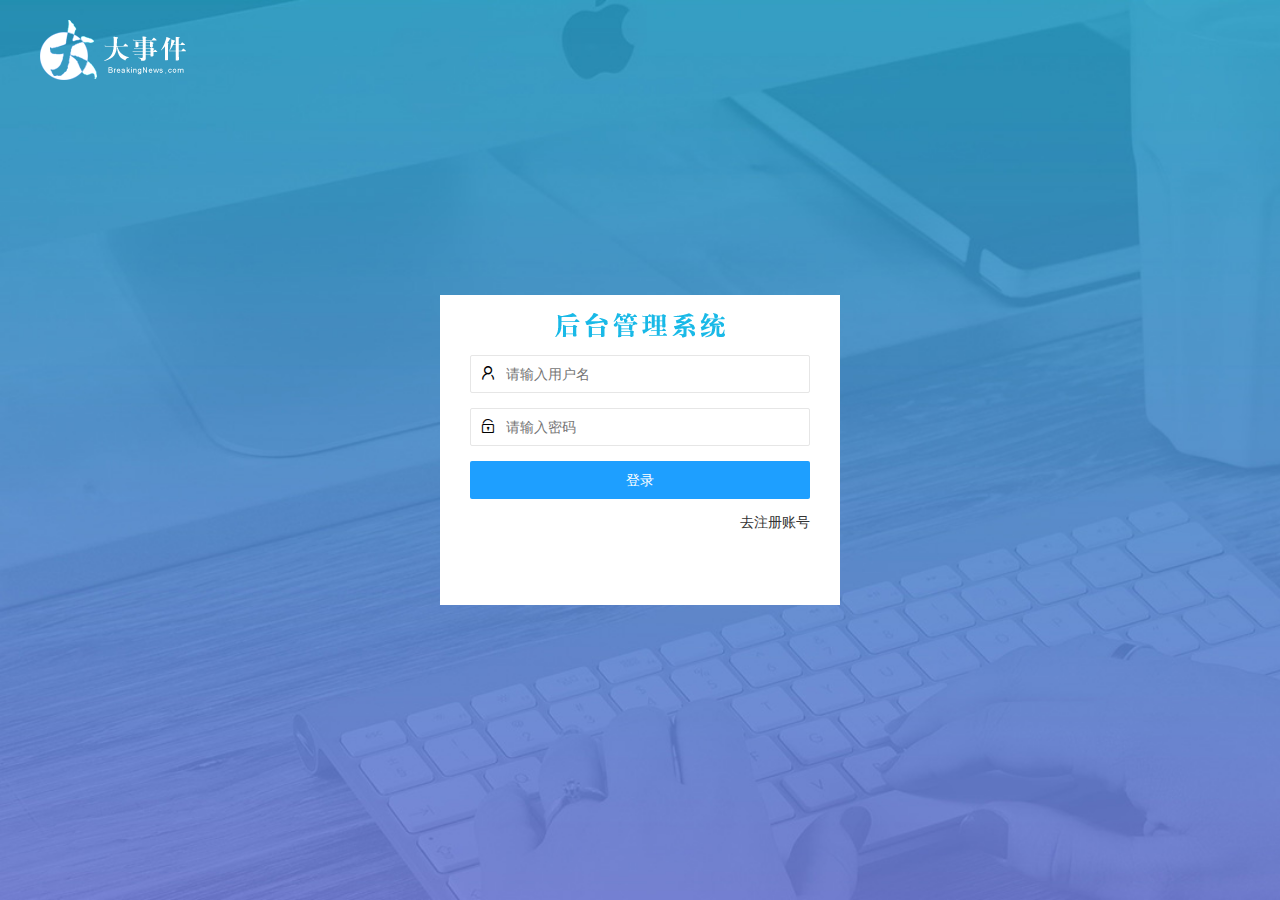
<file: login.html>
<!DOCTYPE html>
<html lang="en">

<head>
    <meta charset="UTF-8">
    <meta http-equiv="X-UA-Compatible" content="IE=edge">
    <meta name="viewport" content="width=device-width, initial-scale=1.0">
    <title>大事件-登录注册页面</title>
    <!-- 引入layui  css文件 -->
    <link rel="stylesheet" href="/assets/lib/layui/css/layui.css">
    <!-- 引入login.css文件 -->
    <link rel="stylesheet" href="/assets/css/login.css">
</head>

<body>
    <div class="layui-main logo">
        <img src="/assets/images/logo.png" alt="">
    </div>

    <div class="loginAndReg">
        <div class="titleBox"></div>
        <!-- 登录页面 -->
        <div class="loginBox">
            <form class="layui-form" action="" id="login_form">
                <div class="layui-form-item">
                    <i class="layui-icon layui-icon-username"></i>
                    <input type="text" name="username" required lay-verify="required" placeholder="请输入用户名" autocomplete="off" class="layui-input">
                </div>
                <div class="layui-form-item">
                    <i class="layui-icon layui-icon-password"></i>
                    <input type="text" name="password" required lay-verify="required|pwd" placeholder="请输入密码" autocomplete="off" class="layui-input">
                </div>
                <div class="layui-form-item">
                    <button class="layui-btn layui-btn-fluid layui-btn-normal" lay-submit lay-filter="formDemo">登录</button>
                </div>
                <div class="layui-form-item">
                    <a href="javascript:;" id="link_reg" class="fr">去注册账号</a>
                </div>
            </form>
        </div>
        <!-- 注册页面 -->
        <div class="regBox" style="display: none;">
            <form class="layui-form" action="" id="reg_form">
                <div class="layui-form-item">
                    <i class="layui-icon layui-icon-username"></i>
                    <input type="text" name="username" required lay-verify="required" placeholder="请输入用户名" autocomplete="off" class="layui-input">
                </div>
                <div class="layui-form-item">
                    <i class="layui-icon layui-icon-password"></i>
                    <input type="text" name="password" required lay-verify="required|pwd" placeholder="请输入密码" autocomplete="off" class="layui-input">
                </div>
                <div class="layui-form-item">
                    <i class="layui-icon layui-icon-password"></i>
                    <input type="text" name="repassword" required lay-verify="required|pwd|repwd" placeholder="再次输入密码" autocomplete="off" class="layui-input">
                </div>
                <div class="layui-form-item">
                    <button class="layui-btn layui-btn-fluid layui-btn-normal" lay-submit lay-filter="formDemo">注册</button>
                </div>
                <div class="layui-form-item">
                    <a href="javascript:;" id="link_login" class="fr">去登录</a>
                </div>
            </form>

        </div>
    </div>

    <script src="/assets/lib/jquery.js"></script>
    <script src="/assets/lib/layui/layui.all.js"></script>
    <script src="/assets/js/baseURL.js"></script>
    <script src="/assets/js/login.js"></script>
</body>

</html>
</file>
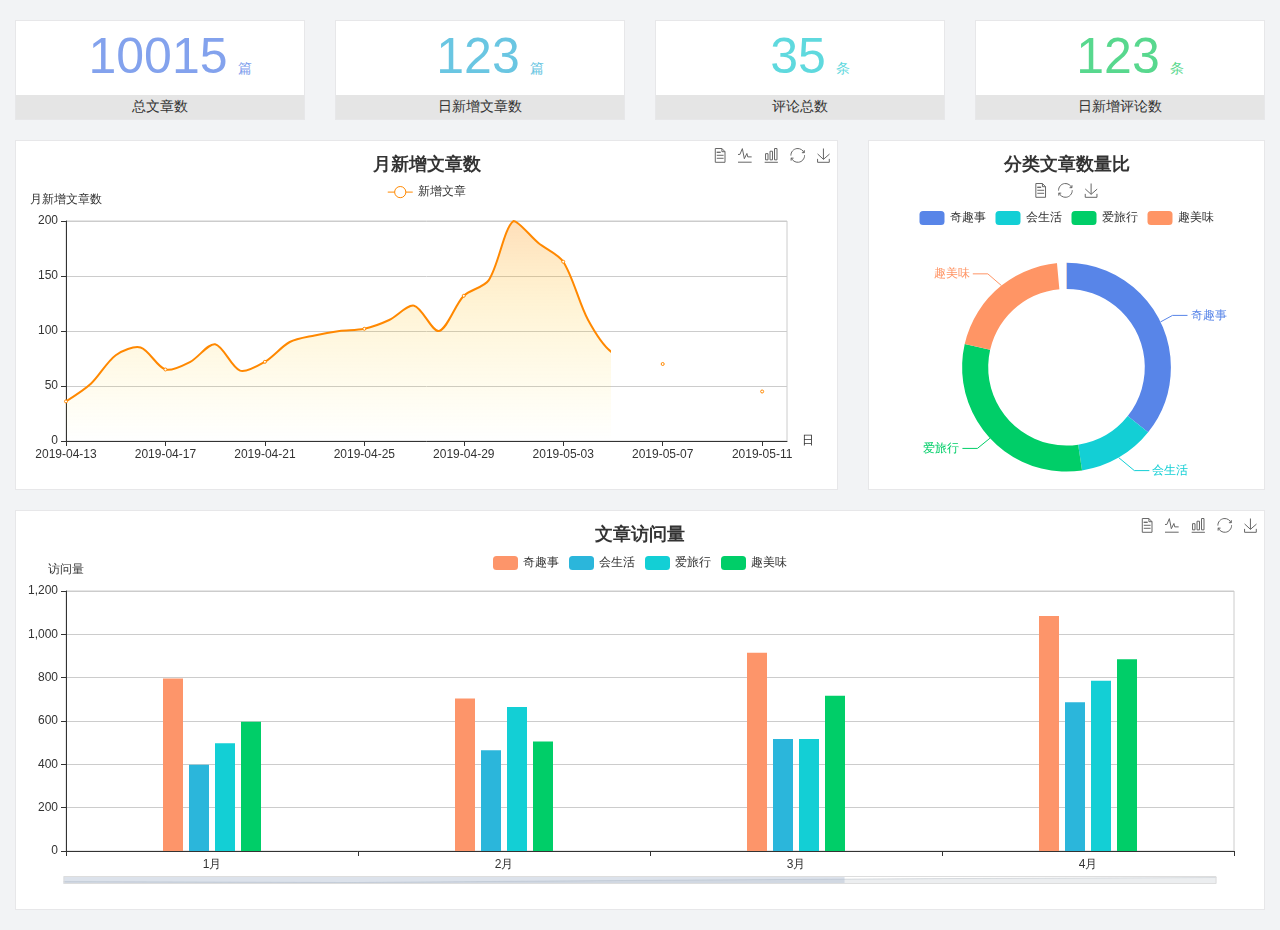
<file: home/dashboard.html>
<!DOCTYPE html>
<html lang="en">

<head>
  <meta charset="UTF-8">
  <meta name="viewport" content="width=device-width, initial-scale=1.0">
  <meta http-equiv="X-UA-Compatible" content="ie=edge">
  <title>图表统计</title>
  <link rel="stylesheet" href="../assets/lib/bootstrap.css" />
  <link rel="stylesheet" href="../assets/lib/main.css" />
  <script src="../assets/lib/jquery.js"></script>
  <script type="text/javascript" src="../assets/lib/echarts.min.js"></script>
</head>

<body>
  <div class="container-fluid">
    <div class="row spannel_list">
      <div class="col-sm-3 col-xs-6">
        <div class="spannel">
          <em>10015</em><span>篇</span>
          <b>总文章数</b>
        </div>
      </div>
      <div class="col-sm-3 col-xs-6">
        <div class="spannel scolor01">
          <em>123</em><span>篇</span>
          <b>日新增文章数</b>
        </div>
      </div>
      <div class="col-sm-3 col-xs-6">
        <div class="spannel scolor02">
          <em>35</em><span>条</span>
          <b>评论总数</b>
        </div>
      </div>
      <div class="col-sm-3 col-xs-6">
        <div class="spannel scolor03">
          <em>123</em><span>条</span>
          <b>日新增评论数</b>
        </div>
      </div>
    </div>
  </div>

  <div class="container-fluid">
    <div class="row curve-pie">
      <div class="col-lg-8 col-md-8">
        <div class="gragh_pannel" id="curve_show"></div>
      </div>
      <div class="col-lg-4 col-md-4">
        <div class="gragh_pannel" id="pie_show"></div>
      </div>
    </div>
  </div>

  <div class="container-fluid">
    <div class="column_pannel" id="column_show"></div>
  </div>

  <script>
    var oChart = echarts.init(document.getElementById('curve_show'));
    var aList_all = [
      { 'count': 36, 'date': '2019-04-13' },
      { 'count': 52, 'date': '2019-04-14' },
      { 'count': 78, 'date': '2019-04-15' },
      { 'count': 85, 'date': '2019-04-16' },
      { 'count': 65, 'date': '2019-04-17' },
      { 'count': 72, 'date': '2019-04-18' },
      { 'count': 88, 'date': '2019-04-19' },
      { 'count': 64, 'date': '2019-04-20' },
      { 'count': 72, 'date': '2019-04-21' },
      { 'count': 90, 'date': '2019-04-22' },
      { 'count': 96, 'date': '2019-04-23' },
      { 'count': 100, 'date': '2019-04-24' },
      { 'count': 102, 'date': '2019-04-25' },
      { 'count': 110, 'date': '2019-04-26' },
      { 'count': 123, 'date': '2019-04-27' },
      { 'count': 100, 'date': '2019-04-28' },
      { 'count': 132, 'date': '2019-04-29' },
      { 'count': 146, 'date': '2019-04-30' },
      { 'count': 200, 'date': '2019-05-01' },
      { 'count': 180, 'date': '2019-05-02' },
      { 'count': 163, 'date': '2019-05-03' },
      { 'count': 110, 'date': '2019-05-04' },
      { 'count': 80, 'date': '2019-05-05' },
      { 'count': 82, 'date': '2019-05-06' },
      { 'count': 70, 'date': '2019-05-07' },
      { 'count': 65, 'date': '2019-05-08' },
      { 'count': 54, 'date': '2019-05-09' },
      { 'count': 40, 'date': '2019-05-10' },
      { 'count': 45, 'date': '2019-05-11' },
      { 'count': 38, 'date': '2019-05-12' },
    ];

    let aCount = [];
    let aDate = [];

    for (var i = 0; i < aList_all.length; i++) {
      aCount.push(aList_all[i].count);
      aDate.push(aList_all[i].date);
    }

    var chartopt = {
      title: {
        text: '月新增文章数',
        left: 'center',
        top: '10'
      },
      tooltip: {
        trigger: 'axis'
      },
      legend: {
        data: ['新增文章'],
        top: '40'
      },
      toolbox: {
        show: true,
        feature: {
          mark: { show: true },
          dataView: { show: true, readOnly: false },
          magicType: { show: true, type: ['line', 'bar'] },
          restore: { show: true },
          saveAsImage: { show: true }
        }
      },
      calculable: true,
      xAxis: [
        {
          name: '日',
          type: 'category',
          boundaryGap: false,
          data: aDate
        }
      ],
      yAxis: [
        {
          name: '月新增文章数',
          type: 'value'
        }
      ],
      series: [
        {
          name: '新增文章',
          type: 'line',
          smooth: true,
          itemStyle: { normal: { areaStyle: { type: 'default' }, color: '#f80' }, lineStyle: { color: '#f80' } },
          data: aCount
        }],
      areaStyle: {
        normal: {
          color: new echarts.graphic.LinearGradient(0, 0, 0, 1, [{
            offset: 0,
            color: 'rgba(255,136,0,0.39)'
          }, {
            offset: .34,
            color: 'rgba(255,180,0,0.25)'
          }, {
            offset: 1,
            color: 'rgba(255,222,0,0.00)'
          }])

        }
      },
      grid: {
        show: true,
        x: 50,
        x2: 50,
        y: 80,
        height: 220
      }
    };

    oChart.setOption(chartopt);


    var oPie = echarts.init(document.getElementById('pie_show'));
    var oPieopt =
    {
      title: {
        top: 10,
        text: '分类文章数量比',
        x: 'center'
      },
      tooltip: {
        trigger: 'item',
        formatter: "{a} <br/>{b} : {c} ({d}%)"
      },
      color: ['#5885e8', '#13cfd5', '#00ce68', '#ff9565'],
      legend: {
        x: 'center',
        top: 65,
        data: ['奇趣事', '会生活', '爱旅行', '趣美味']
      },
      toolbox: {
        show: true,
        x: 'center',
        top: 35,
        feature: {
          mark: { show: true },
          dataView: { show: true, readOnly: false },
          magicType: {
            show: true,
            type: ['pie', 'funnel'],
            option: {
              funnel: {
                x: '25%',
                width: '50%',
                funnelAlign: 'left',
                max: 1548
              }
            }
          },
          restore: { show: true },
          saveAsImage: { show: true }
        }
      },
      calculable: true,
      series: [
        {
          name: '访问来源',
          type: 'pie',
          radius: ['45%', '60%'],
          center: ['50%', '65%'],
          data: [
            { value: 300, name: '奇趣事' },
            { value: 100, name: '会生活' },
            { value: 260, name: '爱旅行' },
            { value: 180, name: '趣美味' }
          ]
        }
      ]
    };
    oPie.setOption(oPieopt);



    var oColumn = this.echarts.init(document.getElementById('column_show'));
    var oColumnopt =
    {
      title: {
        text: '文章访问量',
        left: 'center',
        top: '10'
      },
      tooltip: {
        trigger: 'axis'
      },
      legend: {
        data: ['奇趣事', '会生活', '爱旅行', '趣美味'],
        top: '40'
      },
      toolbox: {
        show: true,
        feature: {
          mark: { show: true },
          dataView: { show: true, readOnly: false },
          magicType: { show: true, type: ['line', 'bar'] },
          restore: { show: true },
          saveAsImage: { show: true }
        }
      },
      calculable: true,
      xAxis: [
        {
          type: 'category',
          data: ['1月', '2月', '3月', '4月', '5月']
        }
      ],
      yAxis: [
        {
          name: '访问量',
          type: 'value'
        }
      ],
      series: [
        {
          name: '奇趣事',
          type: 'bar',
          barWidth: 20,
          itemStyle: {
            normal: { areaStyle: { type: 'default' }, color: '#fd956a' }
          },
          data: [800, 708, 920, 1090, 1200]
        },
        {
          name: '会生活',
          type: 'bar',
          barWidth: 20,
          itemStyle: {
            normal: { areaStyle: { type: 'default' }, color: '#2bb6db' }
          },
          data: [400, 468, 520, 690, 800]
        },
        {
          name: '爱旅行',
          type: 'bar',
          barWidth: 20,
          itemStyle: {
            normal: { areaStyle: { type: 'default' }, color: '#13cfd5' }
          },
          data: [500, 668, 520, 790, 900]
        },
        {
          name: '趣美味',
          type: 'bar',
          barWidth: 20,
          itemStyle: {
            normal: { areaStyle: { type: 'default' }, color: '#00ce68' }
          },
          data: [600, 508, 720, 890, 1000]
        }
      ],
      grid: {
        show: true,
        x: 50,
        x2: 30,
        y: 80,
        height: 260
      },
      dataZoom: [//给x轴设置滚动条
        {
          start: 0,//默认为0
          end: 100 - 1000 / 31,//默认为100
          type: 'slider',
          show: true,
          xAxisIndex: [0],
          handleSize: 0,//滑动条的 左右2个滑动条的大小
          height: 8,//组件高度
          left: 45, //左边的距离
          right: 50,//右边的距离
          bottom: 26,//右边的距离
          handleColor: '#ddd',//h滑动图标的颜色
          handleStyle: {
            borderColor: "#cacaca",
            borderWidth: "1",
            shadowBlur: 2,
            background: "#ddd",
            shadowColor: "#ddd",
          }
        }]
    };
    oColumn.setOption(oColumnopt);
  </script>
</body>

</html>
</file>
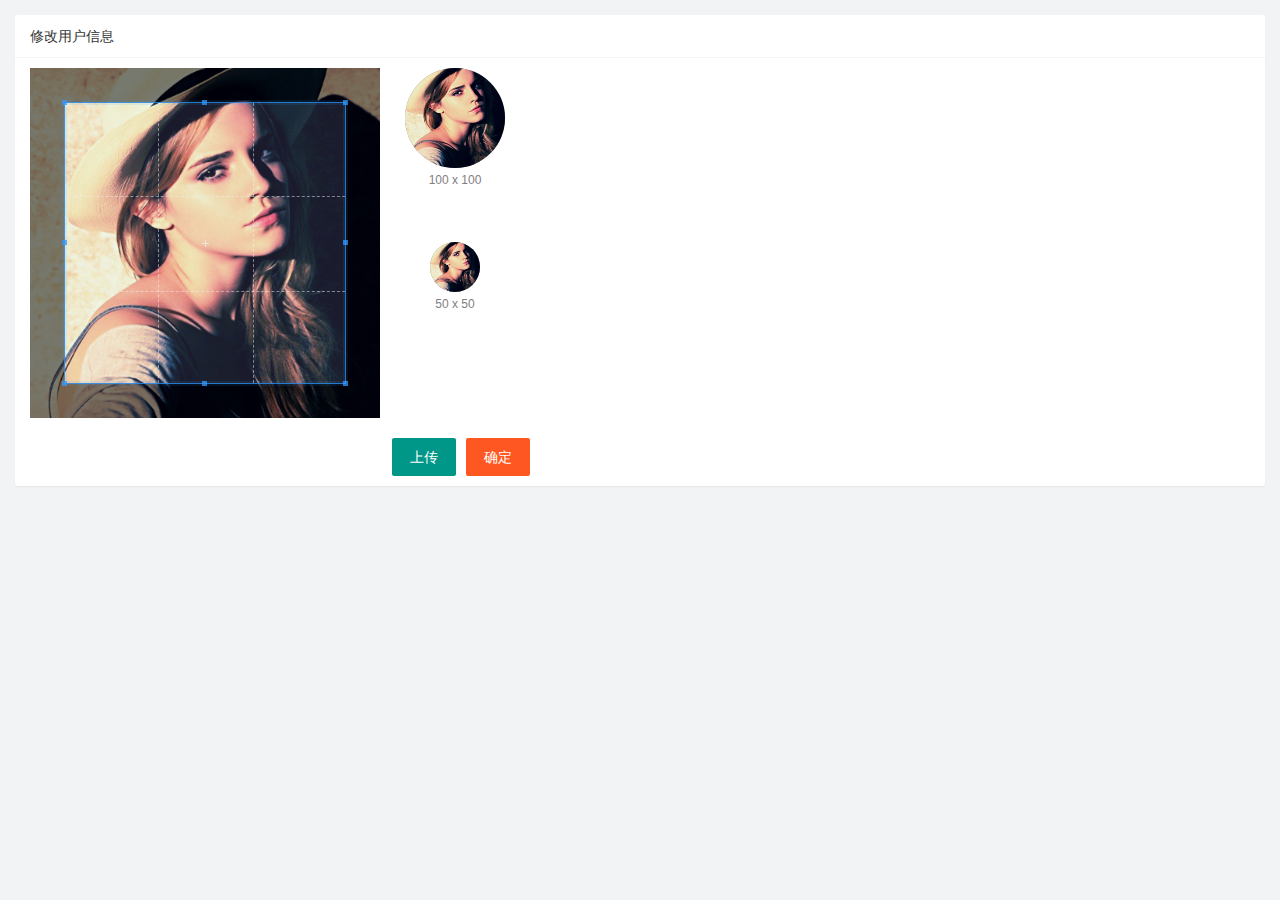
<file: user/user_avatar.html>
<!DOCTYPE html>
<html lang="en">

<head>
    <meta charset="UTF-8">
    <meta http-equiv="X-UA-Compatible" content="IE=edge">
    <meta name="viewport" content="width=device-width, initial-scale=1.0">
    <title>Document</title>
    <link rel="stylesheet" href="/assets/lib/layui/css/layui.css">
    <link rel="stylesheet" href="/assets/lib/cropper/cropper.css">
    <link rel="stylesheet" href="/assets/css/user/user_avatar.css">
</head>

<body>
    <div class="layui-card">
        <div class="layui-card-header">修改用户信息</div>
        <div class="layui-card-body">
            <!-- 第一行的图片裁剪和预览区域 -->
            <div class="row1">
                <!-- 图片裁剪区域 -->
                <div class="cropper-box">
                    <!-- 这个 img 标签很重要，将来会把它初始化为裁剪区域 -->
                    <img id="image" src="/assets/images/sample.jpg" />
                </div>
                <!-- 图片的预览区域 -->
                <div class="preview-box">
                    <div>
                        <!-- 宽高为 100px 的预览区域 -->
                        <div class="img-preview w100"></div>
                        <p class="size">100 x 100</p>
                    </div>
                    <div>
                        <!-- 宽高为 50px 的预览区域 -->
                        <div class="img-preview w50"></div>
                        <p class="size">50 x 50</p>
                    </div>
                </div>
            </div>
            <!-- 第二行的按钮区域 -->
            <div class="row2">
                <!-- 点击上传按钮，用input标签来实现文件上传 accept属性用来限制用户上传的图片类型   -->
                <input type="file" id="file" accept="image/png,image/jpeg">
                <button id="chooseImg" type="button" class="layui-btn">上传</button>
                <button id="upload" type="button" class="layui-btn layui-btn-danger">确定</button>
            </div>
        </div>
    </div>
    <script src="/assets/lib/layui/layui.all.js"></script>
    <script src="/assets/lib/jquery.js"></script>
    <script src="/assets/lib/cropper/Cropper.js"></script>
    <script src="/assets/lib/cropper/jquery-cropper.js"></script>
    <script src="/assets/js/baseURL.js"></script>
    <script src="/assets/js/user/user_avatar.js"></script>
</body>

</html>
</file>
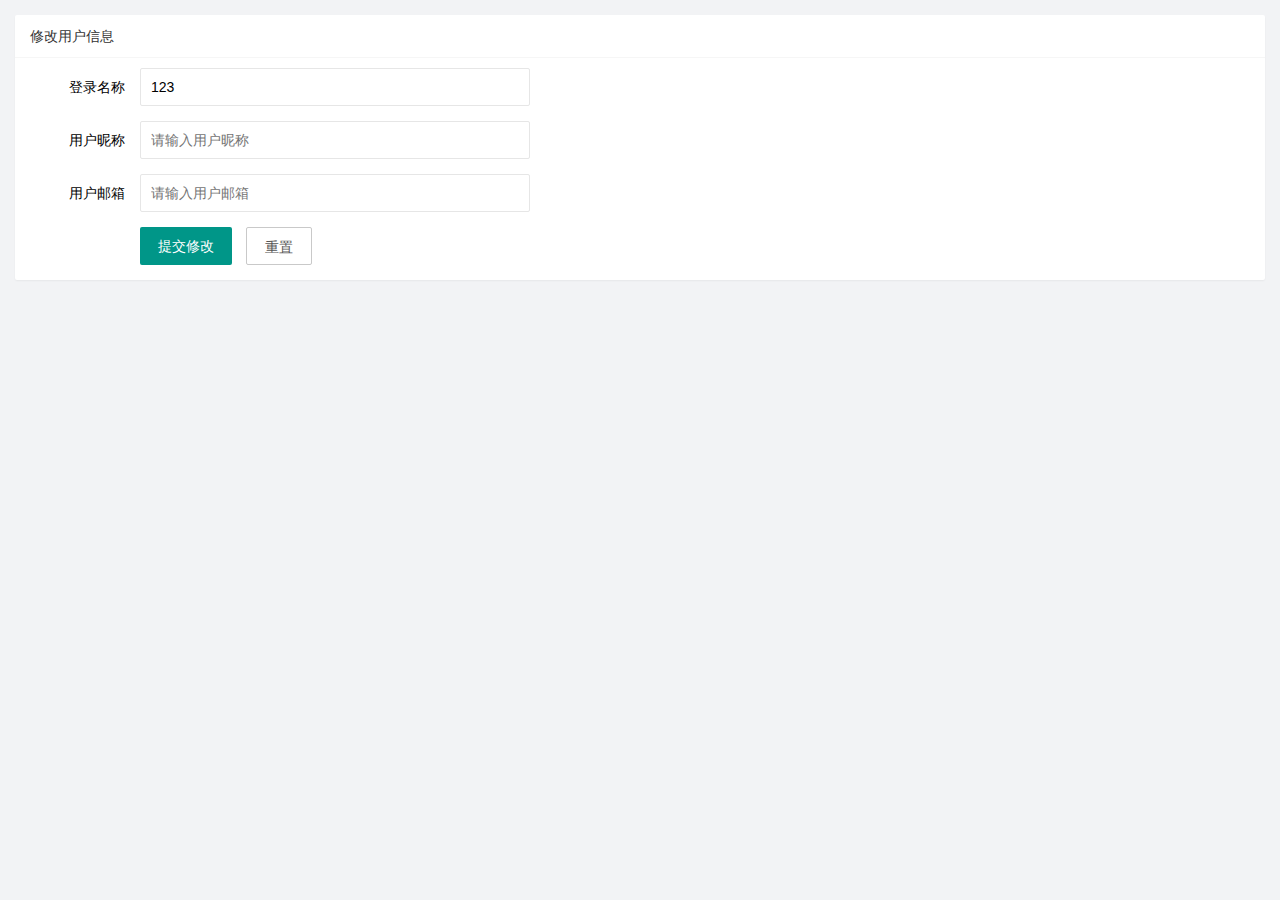
<file: user/user_info.html>
<!DOCTYPE html>
<html lang="en">

<head>
    <meta charset="UTF-8">
    <meta http-equiv="X-UA-Compatible" content="IE=edge">
    <meta name="viewport" content="width=device-width, initial-scale=1.0">
    <title>Document</title>
    <link rel="stylesheet" href="/assets/lib/layui/css/layui.css">
    <link rel="stylesheet" href="/assets/css/user/user_info.css">
</head>

<body>
    <div class="layui-card">
        <div class="layui-card-header">修改用户信息</div>
        <div class="layui-card-body">
            <form class="layui-form" action="" lay-filter="formUserInfo">
                <input type="hidden" name="id">
                <div class="layui-form-item">
                    <label class="layui-form-label">登录名称</label>
                    <div class="layui-input-block">
                        <input readonly value="123" type="text" name="username" required lay-verify="required" placeholder="请输入登录名称" autocomplete="off" class="layui-input">
                    </div>
                </div>
                <div class="layui-form-item">
                    <label class="layui-form-label">用户昵称</label>
                    <div class="layui-input-block">
                        <input type="text" name="nickname" required lay-verify="required|nickname" placeholder="请输入用户昵称" autocomplete="off" class="layui-input">
                    </div>
                </div>
                <div class="layui-form-item">
                    <label class="layui-form-label">用户邮箱</label>
                    <div class="layui-input-block">
                        <input type="text" name="email" required lay-verify="required|email" placeholder="请输入用户邮箱" autocomplete="off" class="layui-input">
                    </div>
                </div>
                <div class="layui-input-block">
                    <button class="layui-btn" lay-submit lay-filter="formDemo">提交修改</button>
                    <button type="reset" class="layui-btn layui-btn-primary" id="btnReset">重置</button>
                </div>
            </form>
        </div>
    </div>
    <script src="/assets/lib/layui/layui.all.js"></script>
    <script src="/assets/lib/jquery.js"></script>
    <script src="/assets/js/baseURL.js"></script>
    <script src="/assets/js/user/user_info.js"></script>
</body>

</html>
</file>
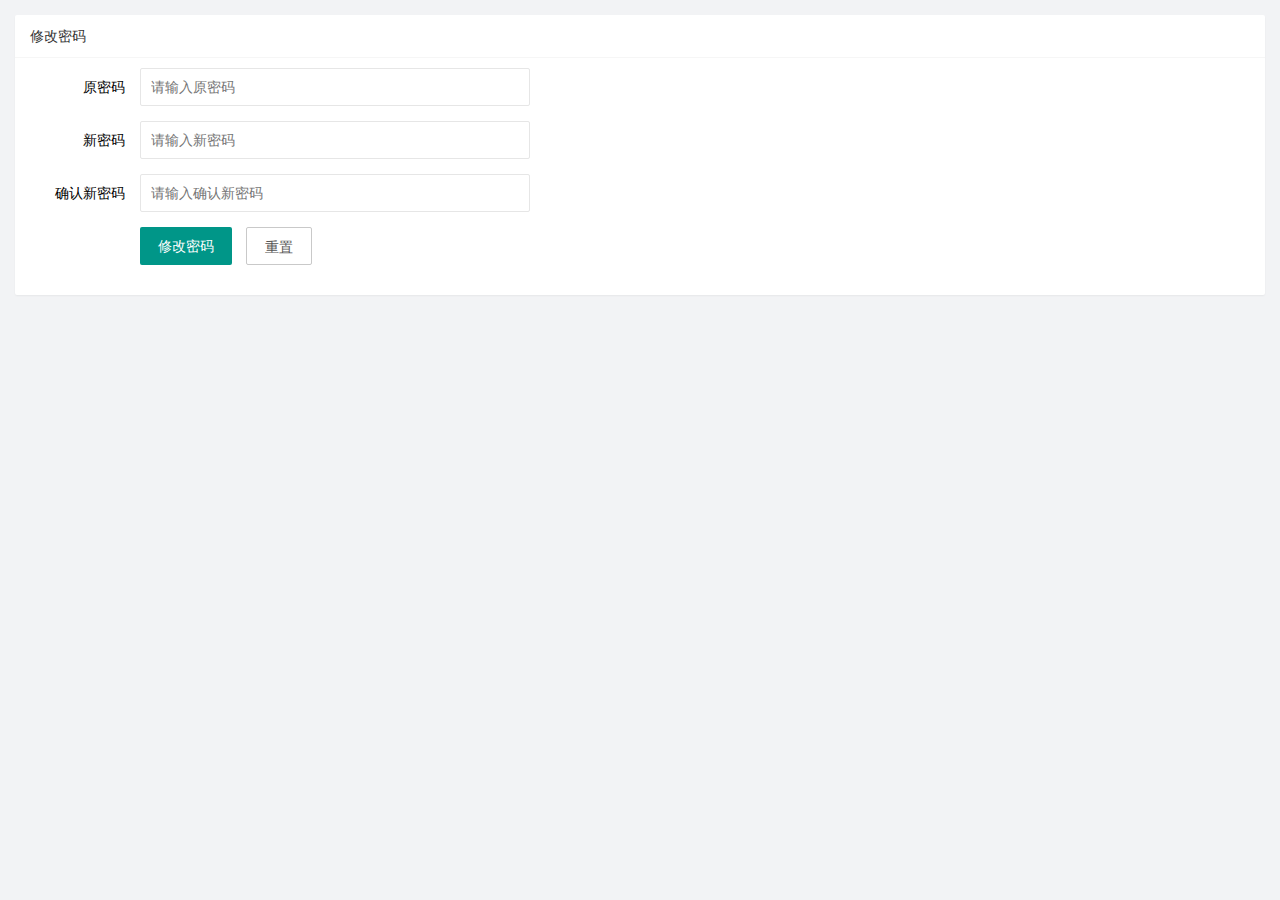
<file: user/user_pwd.html>
<!DOCTYPE html>
<html lang="en">

<head>
    <meta charset="UTF-8">
    <meta http-equiv="X-UA-Compatible" content="IE=edge">
    <meta name="viewport" content="width=device-width, initial-scale=1.0">
    <title>Document</title>
    <link rel="stylesheet" href="/assets/lib/layui/css/layui.css">
    <link rel="stylesheet" href="/assets/css/user/user_pwd.css">
</head>

<body>
    <div class="layui-card">
        <div class="layui-card-header">修改密码</div>
        <div class="layui-card-body">
            <form class="layui-form" action="">
                <!-- 1、原密码 -->
                <div class="layui-form-item">
                    <label class="layui-form-label">原密码</label>
                    <div class="layui-input-block">
                        <input type="text" name="oldPwd" required lay-verify="required|pwd" placeholder="请输入原密码" autocomplete="off" class="layui-input">
                    </div>
                </div>
                <!-- 1、新密码 -->
                <div class="layui-form-item">
                    <label class="layui-form-label">新密码</label>
                    <div class="layui-input-block">
                        <input type="text" name="newPwd" required lay-verify="required|pwd|samepwd" placeholder="请输入新密码" autocomplete="off" class="layui-input">
                    </div>
                </div>
                <!-- 1、确认新密码 -->
                <div class="layui-form-item">
                    <label class="layui-form-label">确认新密码</label>
                    <div class="layui-input-block">
                        <input type="text" name="rePwd" required lay-verify="required|pwd|repwd" placeholder="请输入确认新密码" autocomplete="off" class="layui-input">
                    </div>
                </div>
                <!-- 修改密码 重置 按钮 -->
                <div class="layui-form-item">
                    <div class="layui-input-block">
                        <button class="layui-btn" lay-submit lay-filter="formDemo">修改密码</button>
                        <button type="reset" class="layui-btn layui-btn-primary">重置</button>
                    </div>
                </div>
            </form>
        </div>
    </div>
    <script src="/assets/lib/layui/layui.all.js"></script>
    <script src="/assets/lib/jquery.js"></script>
    <script src="/assets/js/baseURL.js"></script>
    <script src="/assets/js/user/user_pwd.js"></script>
</body>

</html>
</file>
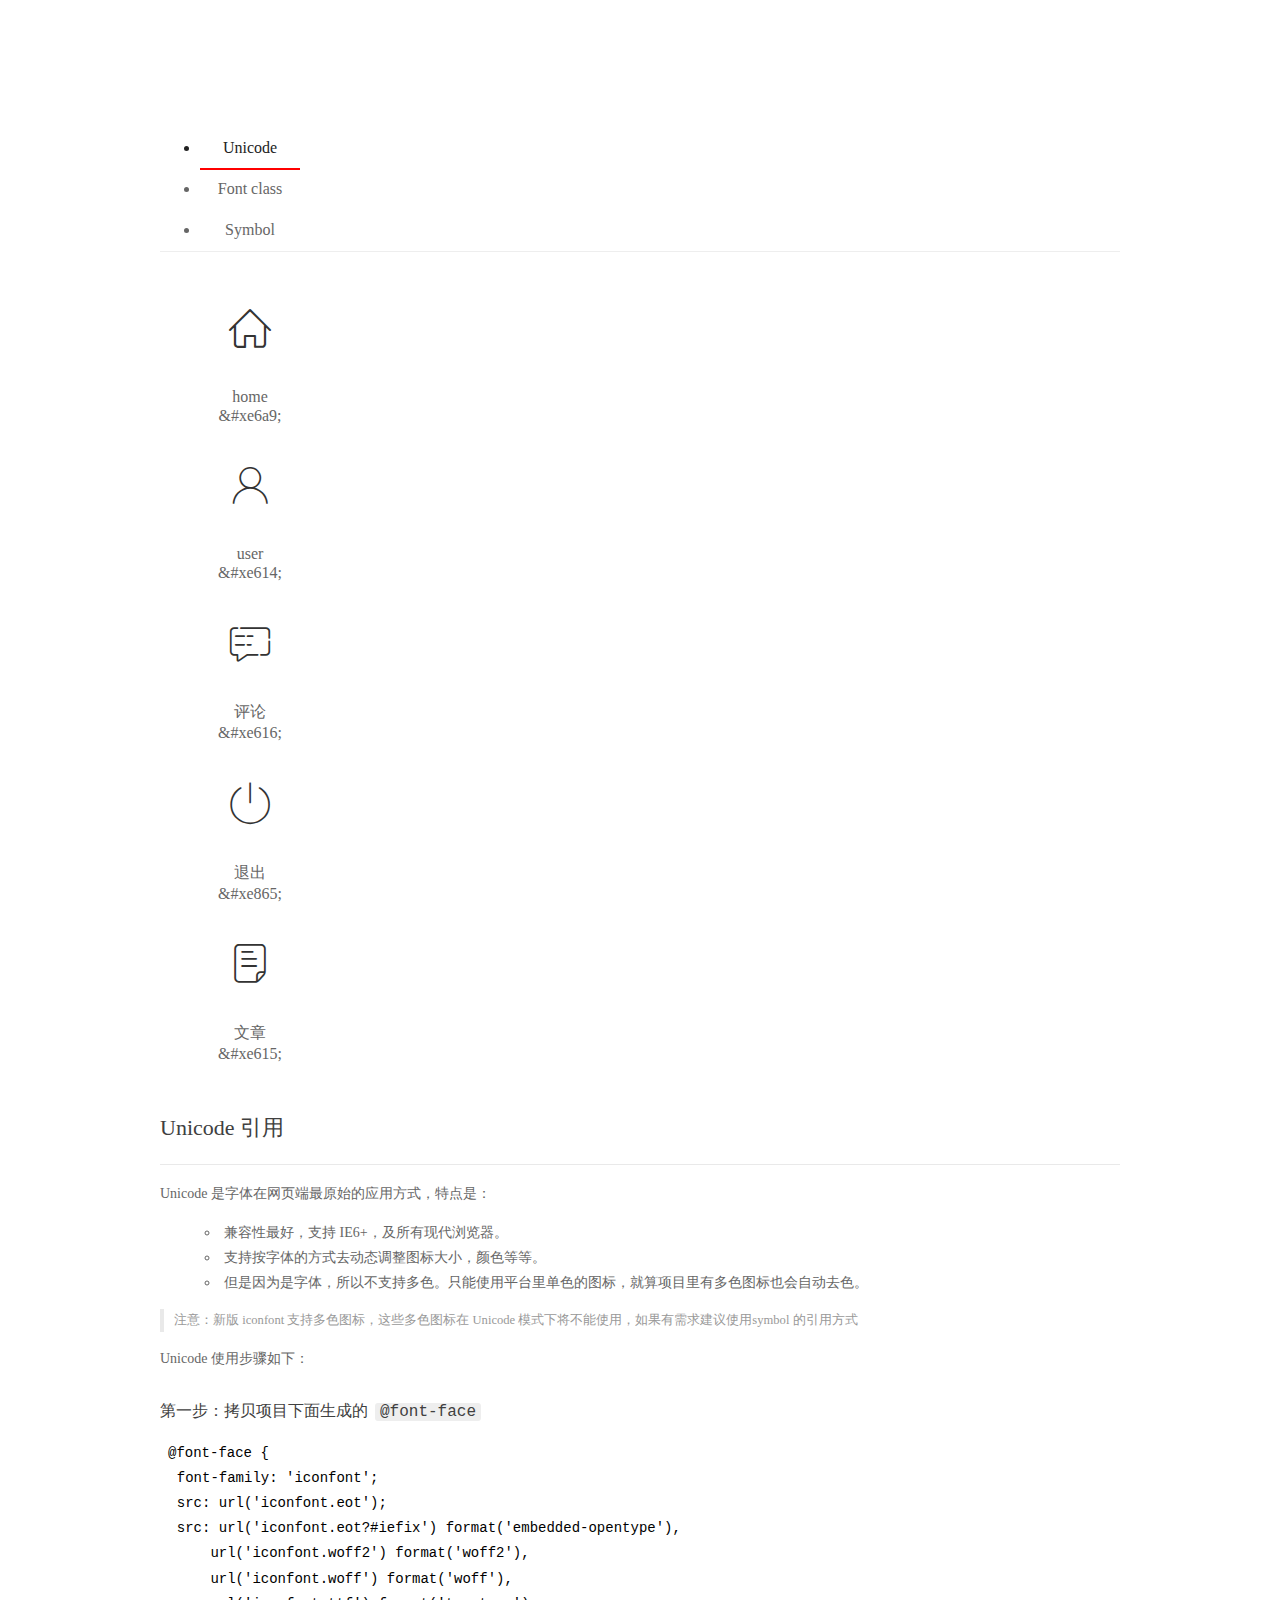
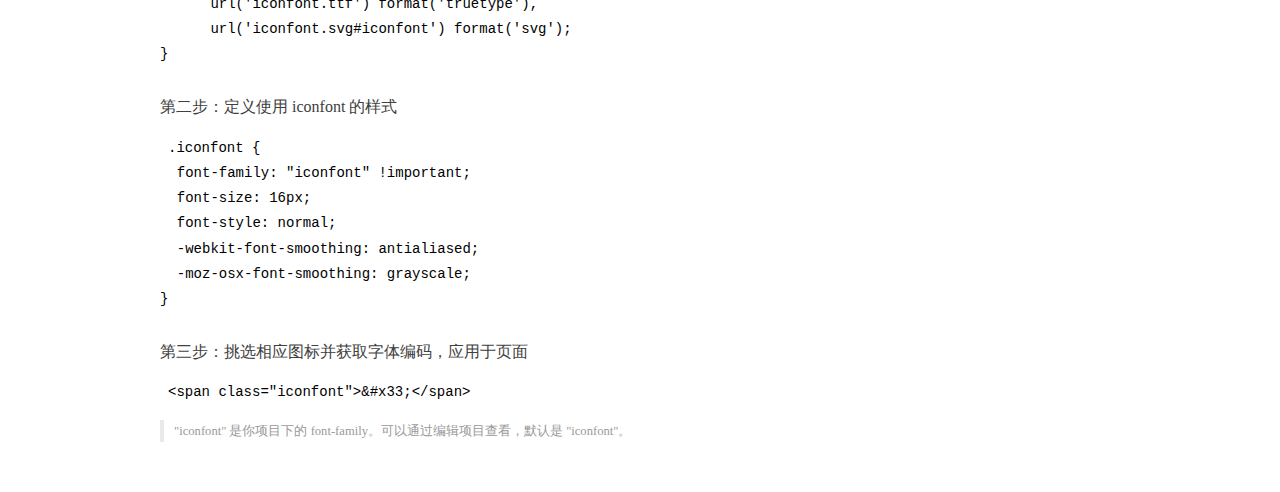
<file: assets/fonts/demo_index.html>
<!DOCTYPE html>
<html>
<head>
  <meta charset="utf-8"/>
  <title>IconFont Demo</title>
  <link rel="shortcut icon" href="https://gtms04.alicdn.com/tps/i4/TB1_oz6GVXXXXaFXpXXJDFnIXXX-64-64.ico" type="image/x-icon"/>
  <link rel="stylesheet" href="https://g.alicdn.com/thx/cube/1.3.2/cube.min.css">
  <link rel="stylesheet" href="demo.css">
  <link rel="stylesheet" href="iconfont.css">
  <script src="iconfont.js"></script>
  <!-- jQuery -->
  <script src="https://a1.alicdn.com/oss/uploads/2018/12/26/7bfddb60-08e8-11e9-9b04-53e73bb6408b.js"></script>
  <!-- 代码高亮 -->
  <script src="https://a1.alicdn.com/oss/uploads/2018/12/26/a3f714d0-08e6-11e9-8a15-ebf944d7534c.js"></script>
</head>
<body>
  <div class="main">
    <h1 class="logo"><a href="https://www.iconfont.cn/" title="iconfont 首页" target="_blank">&#xe86b;</a></h1>
    <div class="nav-tabs">
      <ul id="tabs" class="dib-box">
        <li class="dib active"><span>Unicode</span></li>
        <li class="dib"><span>Font class</span></li>
        <li class="dib"><span>Symbol</span></li>
      </ul>
      
    </div>
    <div class="tab-container">
      <div class="content unicode" style="display: block;">
          <ul class="icon_lists dib-box">
          
            <li class="dib">
              <span class="icon iconfont">&#xe6a9;</span>
                <div class="name">home</div>
                <div class="code-name">&amp;#xe6a9;</div>
              </li>
          
            <li class="dib">
              <span class="icon iconfont">&#xe614;</span>
                <div class="name">user</div>
                <div class="code-name">&amp;#xe614;</div>
              </li>
          
            <li class="dib">
              <span class="icon iconfont">&#xe616;</span>
                <div class="name">评论</div>
                <div class="code-name">&amp;#xe616;</div>
              </li>
          
            <li class="dib">
              <span class="icon iconfont">&#xe865;</span>
                <div class="name">退出</div>
                <div class="code-name">&amp;#xe865;</div>
              </li>
          
            <li class="dib">
              <span class="icon iconfont">&#xe615;</span>
                <div class="name">文章</div>
                <div class="code-name">&amp;#xe615;</div>
              </li>
          
          </ul>
          <div class="article markdown">
          <h2 id="unicode-">Unicode 引用</h2>
          <hr>

          <p>Unicode 是字体在网页端最原始的应用方式，特点是：</p>
          <ul>
            <li>兼容性最好，支持 IE6+，及所有现代浏览器。</li>
            <li>支持按字体的方式去动态调整图标大小，颜色等等。</li>
            <li>但是因为是字体，所以不支持多色。只能使用平台里单色的图标，就算项目里有多色图标也会自动去色。</li>
          </ul>
          <blockquote>
            <p>注意：新版 iconfont 支持多色图标，这些多色图标在 Unicode 模式下将不能使用，如果有需求建议使用symbol 的引用方式</p>
          </blockquote>
          <p>Unicode 使用步骤如下：</p>
          <h3 id="-font-face">第一步：拷贝项目下面生成的 <code>@font-face</code></h3>
<pre><code class="language-css"
>@font-face {
  font-family: 'iconfont';
  src: url('iconfont.eot');
  src: url('iconfont.eot?#iefix') format('embedded-opentype'),
      url('iconfont.woff2') format('woff2'),
      url('iconfont.woff') format('woff'),
      url('iconfont.ttf') format('truetype'),
      url('iconfont.svg#iconfont') format('svg');
}
</code></pre>
          <h3 id="-iconfont-">第二步：定义使用 iconfont 的样式</h3>
<pre><code class="language-css"
>.iconfont {
  font-family: "iconfont" !important;
  font-size: 16px;
  font-style: normal;
  -webkit-font-smoothing: antialiased;
  -moz-osx-font-smoothing: grayscale;
}
</code></pre>
          <h3 id="-">第三步：挑选相应图标并获取字体编码，应用于页面</h3>
<pre>
<code class="language-html"
>&lt;span class="iconfont"&gt;&amp;#x33;&lt;/span&gt;
</code></pre>
          <blockquote>
            <p>"iconfont" 是你项目下的 font-family。可以通过编辑项目查看，默认是 "iconfont"。</p>
          </blockquote>
          </div>
      </div>
      <div class="content font-class">
        <ul class="icon_lists dib-box">
          
          <li class="dib">
            <span class="icon iconfont icon-home"></span>
            <div class="name">
              home
            </div>
            <div class="code-name">.icon-home
            </div>
          </li>
          
          <li class="dib">
            <span class="icon iconfont icon-user"></span>
            <div class="name">
              user
            </div>
            <div class="code-name">.icon-user
            </div>
          </li>
          
          <li class="dib">
            <span class="icon iconfont icon-pinglun"></span>
            <div class="name">
              评论
            </div>
            <div class="code-name">.icon-pinglun
            </div>
          </li>
          
          <li class="dib">
            <span class="icon iconfont icon-tuichu"></span>
            <div class="name">
              退出
            </div>
            <div class="code-name">.icon-tuichu
            </div>
          </li>
          
          <li class="dib">
            <span class="icon iconfont icon-16"></span>
            <div class="name">
              文章
            </div>
            <div class="code-name">.icon-16
            </div>
          </li>
          
        </ul>
        <div class="article markdown">
        <h2 id="font-class-">font-class 引用</h2>
        <hr>

        <p>font-class 是 Unicode 使用方式的一种变种，主要是解决 Unicode 书写不直观，语意不明确的问题。</p>
        <p>与 Unicode 使用方式相比，具有如下特点：</p>
        <ul>
          <li>兼容性良好，支持 IE8+，及所有现代浏览器。</li>
          <li>相比于 Unicode 语意明确，书写更直观。可以很容易分辨这个 icon 是什么。</li>
          <li>因为使用 class 来定义图标，所以当要替换图标时，只需要修改 class 里面的 Unicode 引用。</li>
          <li>不过因为本质上还是使用的字体，所以多色图标还是不支持的。</li>
        </ul>
        <p>使用步骤如下：</p>
        <h3 id="-fontclass-">第一步：引入项目下面生成的 fontclass 代码：</h3>
<pre><code class="language-html">&lt;link rel="stylesheet" href="./iconfont.css"&gt;
</code></pre>
        <h3 id="-">第二步：挑选相应图标并获取类名，应用于页面：</h3>
<pre><code class="language-html">&lt;span class="iconfont icon-xxx"&gt;&lt;/span&gt;
</code></pre>
        <blockquote>
          <p>"
            iconfont" 是你项目下的 font-family。可以通过编辑项目查看，默认是 "iconfont"。</p>
        </blockquote>
      </div>
      </div>
      <div class="content symbol">
          <ul class="icon_lists dib-box">
          
            <li class="dib">
                <svg class="icon svg-icon" aria-hidden="true">
                  <use xlink:href="#icon-home"></use>
                </svg>
                <div class="name">home</div>
                <div class="code-name">#icon-home</div>
            </li>
          
            <li class="dib">
                <svg class="icon svg-icon" aria-hidden="true">
                  <use xlink:href="#icon-user"></use>
                </svg>
                <div class="name">user</div>
                <div class="code-name">#icon-user</div>
            </li>
          
            <li class="dib">
                <svg class="icon svg-icon" aria-hidden="true">
                  <use xlink:href="#icon-pinglun"></use>
                </svg>
                <div class="name">评论</div>
                <div class="code-name">#icon-pinglun</div>
            </li>
          
            <li class="dib">
                <svg class="icon svg-icon" aria-hidden="true">
                  <use xlink:href="#icon-tuichu"></use>
                </svg>
                <div class="name">退出</div>
                <div class="code-name">#icon-tuichu</div>
            </li>
          
            <li class="dib">
                <svg class="icon svg-icon" aria-hidden="true">
                  <use xlink:href="#icon-16"></use>
                </svg>
                <div class="name">文章</div>
                <div class="code-name">#icon-16</div>
            </li>
          
          </ul>
          <div class="article markdown">
          <h2 id="symbol-">Symbol 引用</h2>
          <hr>

          <p>这是一种全新的使用方式，应该说这才是未来的主流，也是平台目前推荐的用法。相关介绍可以参考这篇<a href="">文章</a>
            这种用法其实是做了一个 SVG 的集合，与另外两种相比具有如下特点：</p>
          <ul>
            <li>支持多色图标了，不再受单色限制。</li>
            <li>通过一些技巧，支持像字体那样，通过 <code>font-size</code>, <code>color</code> 来调整样式。</li>
            <li>兼容性较差，支持 IE9+，及现代浏览器。</li>
            <li>浏览器渲染 SVG 的性能一般，还不如 png。</li>
          </ul>
          <p>使用步骤如下：</p>
          <h3 id="-symbol-">第一步：引入项目下面生成的 symbol 代码：</h3>
<pre><code class="language-html">&lt;script src="./iconfont.js"&gt;&lt;/script&gt;
</code></pre>
          <h3 id="-css-">第二步：加入通用 CSS 代码（引入一次就行）：</h3>
<pre><code class="language-html">&lt;style&gt;
.icon {
  width: 1em;
  height: 1em;
  vertical-align: -0.15em;
  fill: currentColor;
  overflow: hidden;
}
&lt;/style&gt;
</code></pre>
          <h3 id="-">第三步：挑选相应图标并获取类名，应用于页面：</h3>
<pre><code class="language-html">&lt;svg class="icon" aria-hidden="true"&gt;
  &lt;use xlink:href="#icon-xxx"&gt;&lt;/use&gt;
&lt;/svg&gt;
</code></pre>
          </div>
      </div>

    </div>
  </div>
  <script>
  $(document).ready(function () {
      $('.tab-container .content:first').show()

      $('#tabs li').click(function (e) {
        var tabContent = $('.tab-container .content')
        var index = $(this).index()

        if ($(this).hasClass('active')) {
          return
        } else {
          $('#tabs li').removeClass('active')
          $(this).addClass('active')

          tabContent.hide().eq(index).fadeIn()
        }
      })
    })
  </script>
</body>
</html>
</file>
<file: assets/lib/layui/css/layui.css>
/** layui-v2.5.5 MIT License By https://www.layui.com */
 .layui-inline,img{display:inline-block;vertical-align:middle}h1,h2,h3,h4,h5,h6{font-weight:400}.layui-edge,.layui-header,.layui-inline,.layui-main{position:relative}.layui-body,.layui-edge,.layui-elip{overflow:hidden}.layui-btn,.layui-edge,.layui-inline,img{vertical-align:middle}.layui-btn,.layui-disabled,.layui-icon,.layui-unselect{-moz-user-select:none;-webkit-user-select:none;-ms-user-select:none}.layui-elip,.layui-form-checkbox span,.layui-form-pane .layui-form-label{text-overflow:ellipsis;white-space:nowrap}.layui-breadcrumb,.layui-tree-btnGroup{visibility:hidden}blockquote,body,button,dd,div,dl,dt,form,h1,h2,h3,h4,h5,h6,input,li,ol,p,pre,td,textarea,th,ul{margin:0;padding:0;-webkit-tap-highlight-color:rgba(0,0,0,0)}a:active,a:hover{outline:0}img{border:none}li{list-style:none}table{border-collapse:collapse;border-spacing:0}h4,h5,h6{font-size:100%}button,input,optgroup,option,select,textarea{font-family:inherit;font-size:inherit;font-style:inherit;font-weight:inherit;outline:0}pre{white-space:pre-wrap;white-space:-moz-pre-wrap;white-space:-pre-wrap;white-space:-o-pre-wrap;word-wrap:break-word}body{line-height:24px;font:14px Helvetica Neue,Helvetica,PingFang SC,Tahoma,Arial,sans-serif}hr{height:1px;margin:10px 0;border:0;clear:both}a{color:#333;text-decoration:none}a:hover{color:#777}a cite{font-style:normal;*cursor:pointer}.layui-border-box,.layui-border-box *{box-sizing:border-box}.layui-box,.layui-box *{box-sizing:content-box}.layui-clear{clear:both;*zoom:1}.layui-clear:after{content:'\20';clear:both;*zoom:1;display:block;height:0}.layui-inline{*display:inline;*zoom:1}.layui-edge{display:inline-block;width:0;height:0;border-width:6px;border-style:dashed;border-color:transparent}.layui-edge-top{top:-4px;border-bottom-color:#999;border-bottom-style:solid}.layui-edge-right{border-left-color:#999;border-left-style:solid}.layui-edge-bottom{top:2px;border-top-color:#999;border-top-style:solid}.layui-edge-left{border-right-color:#999;border-right-style:solid}.layui-disabled,.layui-disabled:hover{color:#d2d2d2!important;cursor:not-allowed!important}.layui-circle{border-radius:100%}.layui-show{display:block!important}.layui-hide{display:none!important}@font-face{font-family:layui-icon;src:url(../font/iconfont.eot?v=250);src:url(../font/iconfont.eot?v=250#iefix) format('embedded-opentype'),url(../font/iconfont.woff2?v=250) format('woff2'),url(../font/iconfont.woff?v=250) format('woff'),url(../font/iconfont.ttf?v=250) format('truetype'),url(../font/iconfont.svg?v=250#layui-icon) format('svg')}.layui-icon{font-family:layui-icon!important;font-size:16px;font-style:normal;-webkit-font-smoothing:antialiased;-moz-osx-font-smoothing:grayscale}.layui-icon-reply-fill:before{content:"\e611"}.layui-icon-set-fill:before{content:"\e614"}.layui-icon-menu-fill:before{content:"\e60f"}.layui-icon-search:before{content:"\e615"}.layui-icon-share:before{content:"\e641"}.layui-icon-set-sm:before{content:"\e620"}.layui-icon-engine:before{content:"\e628"}.layui-icon-close:before{content:"\1006"}.layui-icon-close-fill:before{content:"\1007"}.layui-icon-chart-screen:before{content:"\e629"}.layui-icon-star:before{content:"\e600"}.layui-icon-circle-dot:before{content:"\e617"}.layui-icon-chat:before{content:"\e606"}.layui-icon-release:before{content:"\e609"}.layui-icon-list:before{content:"\e60a"}.layui-icon-chart:before{content:"\e62c"}.layui-icon-ok-circle:before{content:"\1005"}.layui-icon-layim-theme:before{content:"\e61b"}.layui-icon-table:before{content:"\e62d"}.layui-icon-right:before{content:"\e602"}.layui-icon-left:before{content:"\e603"}.layui-icon-cart-simple:before{content:"\e698"}.layui-icon-face-cry:before{content:"\e69c"}.layui-icon-face-smile:before{content:"\e6af"}.layui-icon-survey:before{content:"\e6b2"}.layui-icon-tree:before{content:"\e62e"}.layui-icon-upload-circle:before{content:"\e62f"}.layui-icon-add-circle:before{content:"\e61f"}.layui-icon-download-circle:before{content:"\e601"}.layui-icon-templeate-1:before{content:"\e630"}.layui-icon-util:before{content:"\e631"}.layui-icon-face-surprised:before{content:"\e664"}.layui-icon-edit:before{content:"\e642"}.layui-icon-speaker:before{content:"\e645"}.layui-icon-down:before{content:"\e61a"}.layui-icon-file:before{content:"\e621"}.layui-icon-layouts:before{content:"\e632"}.layui-icon-rate-half:before{content:"\e6c9"}.layui-icon-add-circle-fine:before{content:"\e608"}.layui-icon-prev-circle:before{content:"\e633"}.layui-icon-read:before{content:"\e705"}.layui-icon-404:before{content:"\e61c"}.layui-icon-carousel:before{content:"\e634"}.layui-icon-help:before{content:"\e607"}.layui-icon-code-circle:before{content:"\e635"}.layui-icon-water:before{content:"\e636"}.layui-icon-username:before{content:"\e66f"}.layui-icon-find-fill:before{content:"\e670"}.layui-icon-about:before{content:"\e60b"}.layui-icon-location:before{content:"\e715"}.layui-icon-up:before{content:"\e619"}.layui-icon-pause:before{content:"\e651"}.layui-icon-date:before{content:"\e637"}.layui-icon-layim-uploadfile:before{content:"\e61d"}.layui-icon-delete:before{content:"\e640"}.layui-icon-play:before{content:"\e652"}.layui-icon-top:before{content:"\e604"}.layui-icon-friends:before{content:"\e612"}.layui-icon-refresh-3:before{content:"\e9aa"}.layui-icon-ok:before{content:"\e605"}.layui-icon-layer:before{content:"\e638"}.layui-icon-face-smile-fine:before{content:"\e60c"}.layui-icon-dollar:before{content:"\e659"}.layui-icon-group:before{content:"\e613"}.layui-icon-layim-download:before{content:"\e61e"}.layui-icon-picture-fine:before{content:"\e60d"}.layui-icon-link:before{content:"\e64c"}.layui-icon-diamond:before{content:"\e735"}.layui-icon-log:before{content:"\e60e"}.layui-icon-rate-solid:before{content:"\e67a"}.layui-icon-fonts-del:before{content:"\e64f"}.layui-icon-unlink:before{content:"\e64d"}.layui-icon-fonts-clear:before{content:"\e639"}.layui-icon-triangle-r:before{content:"\e623"}.layui-icon-circle:before{content:"\e63f"}.layui-icon-radio:before{content:"\e643"}.layui-icon-align-center:before{content:"\e647"}.layui-icon-align-right:before{content:"\e648"}.layui-icon-align-left:before{content:"\e649"}.layui-icon-loading-1:before{content:"\e63e"}.layui-icon-return:before{content:"\e65c"}.layui-icon-fonts-strong:before{content:"\e62b"}.layui-icon-upload:before{content:"\e67c"}.layui-icon-dialogue:before{content:"\e63a"}.layui-icon-video:before{content:"\e6ed"}.layui-icon-headset:before{content:"\e6fc"}.layui-icon-cellphone-fine:before{content:"\e63b"}.layui-icon-add-1:before{content:"\e654"}.layui-icon-face-smile-b:before{content:"\e650"}.layui-icon-fonts-html:before{content:"\e64b"}.layui-icon-form:before{content:"\e63c"}.layui-icon-cart:before{content:"\e657"}.layui-icon-camera-fill:before{content:"\e65d"}.layui-icon-tabs:before{content:"\e62a"}.layui-icon-fonts-code:before{content:"\e64e"}.layui-icon-fire:before{content:"\e756"}.layui-icon-set:before{content:"\e716"}.layui-icon-fonts-u:before{content:"\e646"}.layui-icon-triangle-d:before{content:"\e625"}.layui-icon-tips:before{content:"\e702"}.layui-icon-picture:before{content:"\e64a"}.layui-icon-more-vertical:before{content:"\e671"}.layui-icon-flag:before{content:"\e66c"}.layui-icon-loading:before{content:"\e63d"}.layui-icon-fonts-i:before{content:"\e644"}.layui-icon-refresh-1:before{content:"\e666"}.layui-icon-rmb:before{content:"\e65e"}.layui-icon-home:before{content:"\e68e"}.layui-icon-user:before{content:"\e770"}.layui-icon-notice:before{content:"\e667"}.layui-icon-login-weibo:before{content:"\e675"}.layui-icon-voice:before{content:"\e688"}.layui-icon-upload-drag:before{content:"\e681"}.layui-icon-login-qq:before{content:"\e676"}.layui-icon-snowflake:before{content:"\e6b1"}.layui-icon-file-b:before{content:"\e655"}.layui-icon-template:before{content:"\e663"}.layui-icon-auz:before{content:"\e672"}.layui-icon-console:before{content:"\e665"}.layui-icon-app:before{content:"\e653"}.layui-icon-prev:before{content:"\e65a"}.layui-icon-website:before{content:"\e7ae"}.layui-icon-next:before{content:"\e65b"}.layui-icon-component:before{content:"\e857"}.layui-icon-more:before{content:"\e65f"}.layui-icon-login-wechat:before{content:"\e677"}.layui-icon-shrink-right:before{content:"\e668"}.layui-icon-spread-left:before{content:"\e66b"}.layui-icon-camera:before{content:"\e660"}.layui-icon-note:before{content:"\e66e"}.layui-icon-refresh:before{content:"\e669"}.layui-icon-female:before{content:"\e661"}.layui-icon-male:before{content:"\e662"}.layui-icon-password:before{content:"\e673"}.layui-icon-senior:before{content:"\e674"}.layui-icon-theme:before{content:"\e66a"}.layui-icon-tread:before{content:"\e6c5"}.layui-icon-praise:before{content:"\e6c6"}.layui-icon-star-fill:before{content:"\e658"}.layui-icon-rate:before{content:"\e67b"}.layui-icon-template-1:before{content:"\e656"}.layui-icon-vercode:before{content:"\e679"}.layui-icon-cellphone:before{content:"\e678"}.layui-icon-screen-full:before{content:"\e622"}.layui-icon-screen-restore:before{content:"\e758"}.layui-icon-cols:before{content:"\e610"}.layui-icon-export:before{content:"\e67d"}.layui-icon-print:before{content:"\e66d"}.layui-icon-slider:before{content:"\e714"}.layui-icon-addition:before{content:"\e624"}.layui-icon-subtraction:before{content:"\e67e"}.layui-icon-service:before{content:"\e626"}.layui-icon-transfer:before{content:"\e691"}.layui-main{width:1140px;margin:0 auto}.layui-header{z-index:1000;height:60px}.layui-header a:hover{transition:all .5s;-webkit-transition:all .5s}.layui-side{position:fixed;left:0;top:0;bottom:0;z-index:999;width:200px;overflow-x:hidden}.layui-side-scroll{position:relative;width:220px;height:100%;overflow-x:hidden}.layui-body{position:absolute;left:200px;right:0;top:0;bottom:0;z-index:998;width:auto;overflow-y:auto;box-sizing:border-box}.layui-layout-body{overflow:hidden}.layui-layout-admin .layui-header{background-color:#23262E}.layui-layout-admin .layui-side{top:60px;width:200px;overflow-x:hidden}.layui-layout-admin .layui-body{position:fixed;top:60px;bottom:44px}.layui-layout-admin .layui-main{width:auto;margin:0 15px}.layui-layout-admin .layui-footer{position:fixed;left:200px;right:0;bottom:0;height:44px;line-height:44px;padding:0 15px;background-color:#eee}.layui-layout-admin .layui-logo{position:absolute;left:0;top:0;width:200px;height:100%;line-height:60px;text-align:center;color:#009688;font-size:16px}.layui-layout-admin .layui-header .layui-nav{background:0 0}.layui-layout-left{position:absolute!important;left:200px;top:0}.layui-layout-right{position:absolute!important;right:0;top:0}.layui-container{position:relative;margin:0 auto;padding:0 15px;box-sizing:border-box}.layui-fluid{position:relative;margin:0 auto;padding:0 15px}.layui-row:after,.layui-row:before{content:'';display:block;clear:both}.layui-col-lg1,.layui-col-lg10,.layui-col-lg11,.layui-col-lg12,.layui-col-lg2,.layui-col-lg3,.layui-col-lg4,.layui-col-lg5,.layui-col-lg6,.layui-col-lg7,.layui-col-lg8,.layui-col-lg9,.layui-col-md1,.layui-col-md10,.layui-col-md11,.layui-col-md12,.layui-col-md2,.layui-col-md3,.layui-col-md4,.layui-col-md5,.layui-col-md6,.layui-col-md7,.layui-col-md8,.layui-col-md9,.layui-col-sm1,.layui-col-sm10,.layui-col-sm11,.layui-col-sm12,.layui-col-sm2,.layui-col-sm3,.layui-col-sm4,.layui-col-sm5,.layui-col-sm6,.layui-col-sm7,.layui-col-sm8,.layui-col-sm9,.layui-col-xs1,.layui-col-xs10,.layui-col-xs11,.layui-col-xs12,.layui-col-xs2,.layui-col-xs3,.layui-col-xs4,.layui-col-xs5,.layui-col-xs6,.layui-col-xs7,.layui-col-xs8,.layui-col-xs9{position:relative;display:block;box-sizing:border-box}.layui-col-xs1,.layui-col-xs10,.layui-col-xs11,.layui-col-xs12,.layui-col-xs2,.layui-col-xs3,.layui-col-xs4,.layui-col-xs5,.layui-col-xs6,.layui-col-xs7,.layui-col-xs8,.layui-col-xs9{float:left}.layui-col-xs1{width:8.33333333%}.layui-col-xs2{width:16.66666667%}.layui-col-xs3{width:25%}.layui-col-xs4{width:33.33333333%}.layui-col-xs5{width:41.66666667%}.layui-col-xs6{width:50%}.layui-col-xs7{width:58.33333333%}.layui-col-xs8{width:66.66666667%}.layui-col-xs9{width:75%}.layui-col-xs10{width:83.33333333%}.layui-col-xs11{width:91.66666667%}.layui-col-xs12{width:100%}.layui-col-xs-offset1{margin-left:8.33333333%}.layui-col-xs-offset2{margin-left:16.66666667%}.layui-col-xs-offset3{margin-left:25%}.layui-col-xs-offset4{margin-left:33.33333333%}.layui-col-xs-offset5{margin-left:41.66666667%}.layui-col-xs-offset6{margin-left:50%}.layui-col-xs-offset7{margin-left:58.33333333%}.layui-col-xs-offset8{margin-left:66.66666667%}.layui-col-xs-offset9{margin-left:75%}.layui-col-xs-offset10{margin-left:83.33333333%}.layui-col-xs-offset11{margin-left:91.66666667%}.layui-col-xs-offset12{margin-left:100%}@media screen and (max-width:768px){.layui-hide-xs{display:none!important}.layui-show-xs-block{display:block!important}.layui-show-xs-inline{display:inline!important}.layui-show-xs-inline-block{display:inline-block!important}}@media screen and (min-width:768px){.layui-container{width:750px}.layui-hide-sm{display:none!important}.layui-show-sm-block{display:block!important}.layui-show-sm-inline{display:inline!important}.layui-show-sm-inline-block{display:inline-block!important}.layui-col-sm1,.layui-col-sm10,.layui-col-sm11,.layui-col-sm12,.layui-col-sm2,.layui-col-sm3,.layui-col-sm4,.layui-col-sm5,.layui-col-sm6,.layui-col-sm7,.layui-col-sm8,.layui-col-sm9{float:left}.layui-col-sm1{width:8.33333333%}.layui-col-sm2{width:16.66666667%}.layui-col-sm3{width:25%}.layui-col-sm4{width:33.33333333%}.layui-col-sm5{width:41.66666667%}.layui-col-sm6{width:50%}.layui-col-sm7{width:58.33333333%}.layui-col-sm8{width:66.66666667%}.layui-col-sm9{width:75%}.layui-col-sm10{width:83.33333333%}.layui-col-sm11{width:91.66666667%}.layui-col-sm12{width:100%}.layui-col-sm-offset1{margin-left:8.33333333%}.layui-col-sm-offset2{margin-left:16.66666667%}.layui-col-sm-offset3{margin-left:25%}.layui-col-sm-offset4{margin-left:33.33333333%}.layui-col-sm-offset5{margin-left:41.66666667%}.layui-col-sm-offset6{margin-left:50%}.layui-col-sm-offset7{margin-left:58.33333333%}.layui-col-sm-offset8{margin-left:66.66666667%}.layui-col-sm-offset9{margin-left:75%}.layui-col-sm-offset10{margin-left:83.33333333%}.layui-col-sm-offset11{margin-left:91.66666667%}.layui-col-sm-offset12{margin-left:100%}}@media screen and (min-width:992px){.layui-container{width:970px}.layui-hide-md{display:none!important}.layui-show-md-block{display:block!important}.layui-show-md-inline{display:inline!important}.layui-show-md-inline-block{display:inline-block!important}.layui-col-md1,.layui-col-md10,.layui-col-md11,.layui-col-md12,.layui-col-md2,.layui-col-md3,.layui-col-md4,.layui-col-md5,.layui-col-md6,.layui-col-md7,.layui-col-md8,.layui-col-md9{float:left}.layui-col-md1{width:8.33333333%}.layui-col-md2{width:16.66666667%}.layui-col-md3{width:25%}.layui-col-md4{width:33.33333333%}.layui-col-md5{width:41.66666667%}.layui-col-md6{width:50%}.layui-col-md7{width:58.33333333%}.layui-col-md8{width:66.66666667%}.layui-col-md9{width:75%}.layui-col-md10{width:83.33333333%}.layui-col-md11{width:91.66666667%}.layui-col-md12{width:100%}.layui-col-md-offset1{margin-left:8.33333333%}.layui-col-md-offset2{margin-left:16.66666667%}.layui-col-md-offset3{margin-left:25%}.layui-col-md-offset4{margin-left:33.33333333%}.layui-col-md-offset5{margin-left:41.66666667%}.layui-col-md-offset6{margin-left:50%}.layui-col-md-offset7{margin-left:58.33333333%}.layui-col-md-offset8{margin-left:66.66666667%}.layui-col-md-offset9{margin-left:75%}.layui-col-md-offset10{margin-left:83.33333333%}.layui-col-md-offset11{margin-left:91.66666667%}.layui-col-md-offset12{margin-left:100%}}@media screen and (min-width:1200px){.layui-container{width:1170px}.layui-hide-lg{display:none!important}.layui-show-lg-block{display:block!important}.layui-show-lg-inline{display:inline!important}.layui-show-lg-inline-block{display:inline-block!important}.layui-col-lg1,.layui-col-lg10,.layui-col-lg11,.layui-col-lg12,.layui-col-lg2,.layui-col-lg3,.layui-col-lg4,.layui-col-lg5,.layui-col-lg6,.layui-col-lg7,.layui-col-lg8,.layui-col-lg9{float:left}.layui-col-lg1{width:8.33333333%}.layui-col-lg2{width:16.66666667%}.layui-col-lg3{width:25%}.layui-col-lg4{width:33.33333333%}.layui-col-lg5{width:41.66666667%}.layui-col-lg6{width:50%}.layui-col-lg7{width:58.33333333%}.layui-col-lg8{width:66.66666667%}.layui-col-lg9{width:75%}.layui-col-lg10{width:83.33333333%}.layui-col-lg11{width:91.66666667%}.layui-col-lg12{width:100%}.layui-col-lg-offset1{margin-left:8.33333333%}.layui-col-lg-offset2{margin-left:16.66666667%}.layui-col-lg-offset3{margin-left:25%}.layui-col-lg-offset4{margin-left:33.33333333%}.layui-col-lg-offset5{margin-left:41.66666667%}.layui-col-lg-offset6{margin-left:50%}.layui-col-lg-offset7{margin-left:58.33333333%}.layui-col-lg-offset8{margin-left:66.66666667%}.layui-col-lg-offset9{margin-left:75%}.layui-col-lg-offset10{margin-left:83.33333333%}.layui-col-lg-offset11{margin-left:91.66666667%}.layui-col-lg-offset12{margin-left:100%}}.layui-col-space1{margin:-.5px}.layui-col-space1>*{padding:.5px}.layui-col-space3{margin:-1.5px}.layui-col-space3>*{padding:1.5px}.layui-col-space5{margin:-2.5px}.layui-col-space5>*{padding:2.5px}.layui-col-space8{margin:-3.5px}.layui-col-space8>*{padding:3.5px}.layui-col-space10{margin:-5px}.layui-col-space10>*{padding:5px}.layui-col-space12{margin:-6px}.layui-col-space12>*{padding:6px}.layui-col-space15{margin:-7.5px}.layui-col-space15>*{padding:7.5px}.layui-col-space18{margin:-9px}.layui-col-space18>*{padding:9px}.layui-col-space20{margin:-10px}.layui-col-space20>*{padding:10px}.layui-col-space22{margin:-11px}.layui-col-space22>*{padding:11px}.layui-col-space25{margin:-12.5px}.layui-col-space25>*{padding:12.5px}.layui-col-space30{margin:-15px}.layui-col-space30>*{padding:15px}.layui-btn,.layui-input,.layui-select,.layui-textarea,.layui-upload-button{outline:0;-webkit-appearance:none;transition:all .3s;-webkit-transition:all .3s;box-sizing:border-box}.layui-elem-quote{margin-bottom:10px;padding:15px;line-height:22px;border-left:5px solid #009688;border-radius:0 2px 2px 0;background-color:#f2f2f2}.layui-quote-nm{border-style:solid;border-width:1px 1px 1px 5px;background:0 0}.layui-elem-field{margin-bottom:10px;padding:0;border-width:1px;border-style:solid}.layui-elem-field legend{margin-left:20px;padding:0 10px;font-size:20px;font-weight:300}.layui-field-title{margin:10px 0 20px;border-width:1px 0 0}.layui-field-box{padding:10px 15px}.layui-field-title .layui-field-box{padding:10px 0}.layui-progress{position:relative;height:6px;border-radius:20px;background-color:#e2e2e2}.layui-progress-bar{position:absolute;left:0;top:0;width:0;max-width:100%;height:6px;border-radius:20px;text-align:right;background-color:#5FB878;transition:all .3s;-webkit-transition:all .3s}.layui-progress-big,.layui-progress-big .layui-progress-bar{height:18px;line-height:18px}.layui-progress-text{position:relative;top:-20px;line-height:18px;font-size:12px;color:#666}.layui-progress-big .layui-progress-text{position:static;padding:0 10px;color:#fff}.layui-collapse{border-width:1px;border-style:solid;border-radius:2px}.layui-colla-content,.layui-colla-item{border-top-width:1px;border-top-style:solid}.layui-colla-item:first-child{border-top:none}.layui-colla-title{position:relative;height:42px;line-height:42px;padding:0 15px 0 35px;color:#333;background-color:#f2f2f2;cursor:pointer;font-size:14px;overflow:hidden}.layui-colla-content{display:none;padding:10px 15px;line-height:22px;color:#666}.layui-colla-icon{position:absolute;left:15px;top:0;font-size:14px}.layui-card{margin-bottom:15px;border-radius:2px;background-color:#fff;box-shadow:0 1px 2px 0 rgba(0,0,0,.05)}.layui-card:last-child{margin-bottom:0}.layui-card-header{position:relative;height:42px;line-height:42px;padding:0 15px;border-bottom:1px solid #f6f6f6;color:#333;border-radius:2px 2px 0 0;font-size:14px}.layui-bg-black,.layui-bg-blue,.layui-bg-cyan,.layui-bg-green,.layui-bg-orange,.layui-bg-red{color:#fff!important}.layui-card-body{position:relative;padding:10px 15px;line-height:24px}.layui-card-body[pad15]{padding:15px}.layui-card-body[pad20]{padding:20px}.layui-card-body .layui-table{margin:5px 0}.layui-card .layui-tab{margin:0}.layui-panel-window{position:relative;padding:15px;border-radius:0;border-top:5px solid #E6E6E6;background-color:#fff}.layui-auxiliar-moving{position:fixed;left:0;right:0;top:0;bottom:0;width:100%;height:100%;background:0 0;z-index:9999999999}.layui-form-label,.layui-form-mid,.layui-form-select,.layui-input-block,.layui-input-inline,.layui-textarea{position:relative}.layui-bg-red{background-color:#FF5722!important}.layui-bg-orange{background-color:#FFB800!important}.layui-bg-green{background-color:#009688!important}.layui-bg-cyan{background-color:#2F4056!important}.layui-bg-blue{background-color:#1E9FFF!important}.layui-bg-black{background-color:#393D49!important}.layui-bg-gray{background-color:#eee!important;color:#666!important}.layui-badge-rim,.layui-colla-content,.layui-colla-item,.layui-collapse,.layui-elem-field,.layui-form-pane .layui-form-item[pane],.layui-form-pane .layui-form-label,.layui-input,.layui-layedit,.layui-layedit-tool,.layui-quote-nm,.layui-select,.layui-tab-bar,.layui-tab-card,.layui-tab-title,.layui-tab-title .layui-this:after,.layui-textarea{border-color:#e6e6e6}.layui-timeline-item:before,hr{background-color:#e6e6e6}.layui-text{line-height:22px;font-size:14px;color:#666}.layui-text h1,.layui-text h2,.layui-text h3{font-weight:500;color:#333}.layui-text h1{font-size:30px}.layui-text h2{font-size:24px}.layui-text h3{font-size:18px}.layui-text a:not(.layui-btn){color:#01AAED}.layui-text a:not(.layui-btn):hover{text-decoration:underline}.layui-text ul{padding:5px 0 5px 15px}.layui-text ul li{margin-top:5px;list-style-type:disc}.layui-text em,.layui-word-aux{color:#999!important;padding:0 5px!important}.layui-btn{display:inline-block;height:38px;line-height:38px;padding:0 18px;background-color:#009688;color:#fff;white-space:nowrap;text-align:center;font-size:14px;border:none;border-radius:2px;cursor:pointer}.layui-btn:hover{opacity:.8;filter:alpha(opacity=80);color:#fff}.layui-btn:active{opacity:1;filter:alpha(opacity=100)}.layui-btn+.layui-btn{margin-left:10px}.layui-btn-container{font-size:0}.layui-btn-container .layui-btn{margin-right:10px;margin-bottom:10px}.layui-btn-container .layui-btn+.layui-btn{margin-left:0}.layui-table .layui-btn-container .layui-btn{margin-bottom:9px}.layui-btn-radius{border-radius:100px}.layui-btn .layui-icon{margin-right:3px;font-size:18px;vertical-align:bottom;vertical-align:middle\9}.layui-btn-primary{border:1px solid #C9C9C9;background-color:#fff;color:#555}.layui-btn-primary:hover{border-color:#009688;color:#333}.layui-btn-normal{background-color:#1E9FFF}.layui-btn-warm{background-color:#FFB800}.layui-btn-danger{background-color:#FF5722}.layui-btn-checked{background-color:#5FB878}.layui-btn-disabled,.layui-btn-disabled:active,.layui-btn-disabled:hover{border:1px solid #e6e6e6;background-color:#FBFBFB;color:#C9C9C9;cursor:not-allowed;opacity:1}.layui-btn-lg{height:44px;line-height:44px;padding:0 25px;font-size:16px}.layui-btn-sm{height:30px;line-height:30px;padding:0 10px;font-size:12px}.layui-btn-sm i{font-size:16px!important}.layui-btn-xs{height:22px;line-height:22px;padding:0 5px;font-size:12px}.layui-btn-xs i{font-size:14px!important}.layui-btn-group{display:inline-block;vertical-align:middle;font-size:0}.layui-btn-group .layui-btn{margin-left:0!important;margin-right:0!important;border-left:1px solid rgba(255,255,255,.5);border-radius:0}.layui-btn-group .layui-btn-primary{border-left:none}.layui-btn-group .layui-btn-primary:hover{border-color:#C9C9C9;color:#009688}.layui-btn-group .layui-btn:first-child{border-left:none;border-radius:2px 0 0 2px}.layui-btn-group .layui-btn-primary:first-child{border-left:1px solid #c9c9c9}.layui-btn-group .layui-btn:last-child{border-radius:0 2px 2px 0}.layui-btn-group .layui-btn+.layui-btn{margin-left:0}.layui-btn-group+.layui-btn-group{margin-left:10px}.layui-btn-fluid{width:100%}.layui-input,.layui-select,.layui-textarea{height:38px;line-height:1.3;line-height:38px\9;border-width:1px;border-style:solid;background-color:#fff;border-radius:2px}.layui-input::-webkit-input-placeholder,.layui-select::-webkit-input-placeholder,.layui-textarea::-webkit-input-placeholder{line-height:1.3}.layui-input,.layui-textarea{display:block;width:100%;padding-left:10px}.layui-input:hover,.layui-textarea:hover{border-color:#D2D2D2!important}.layui-input:focus,.layui-textarea:focus{border-color:#C9C9C9!important}.layui-textarea{min-height:100px;height:auto;line-height:20px;padding:6px 10px;resize:vertical}.layui-select{padding:0 10px}.layui-form input[type=checkbox],.layui-form input[type=radio],.layui-form select{display:none}.layui-form [lay-ignore]{display:initial}.layui-form-item{margin-bottom:15px;clear:both;*zoom:1}.layui-form-item:after{content:'\20';clear:both;*zoom:1;display:block;height:0}.layui-form-label{float:left;display:block;padding:9px 15px;width:80px;font-weight:400;line-height:20px;text-align:right}.layui-form-label-col{display:block;float:none;padding:9px 0;line-height:20px;text-align:left}.layui-form-item .layui-inline{margin-bottom:5px;margin-right:10px}.layui-input-block{margin-left:110px;min-height:36px}.layui-input-inline{display:inline-block;vertical-align:middle}.layui-form-item .layui-input-inline{float:left;width:190px;margin-right:10px}.layui-form-text .layui-input-inline{width:auto}.layui-form-mid{float:left;display:block;padding:9px 0!important;line-height:20px;margin-right:10px}.layui-form-danger+.layui-form-select .layui-input,.layui-form-danger:focus{border-color:#FF5722!important}.layui-form-select .layui-input{padding-right:30px;cursor:pointer}.layui-form-select .layui-edge{position:absolute;right:10px;top:50%;margin-top:-3px;cursor:pointer;border-width:6px;border-top-color:#c2c2c2;border-top-style:solid;transition:all .3s;-webkit-transition:all .3s}.layui-form-select dl{display:none;position:absolute;left:0;top:42px;padding:5px 0;z-index:899;min-width:100%;border:1px solid #d2d2d2;max-height:300px;overflow-y:auto;background-color:#fff;border-radius:2px;box-shadow:0 2px 4px rgba(0,0,0,.12);box-sizing:border-box}.layui-form-select dl dd,.layui-form-select dl dt{padding:0 10px;line-height:36px;white-space:nowrap;overflow:hidden;text-overflow:ellipsis}.layui-form-select dl dt{font-size:12px;color:#999}.layui-form-select dl dd{cursor:pointer}.layui-form-select dl dd:hover{background-color:#f2f2f2;-webkit-transition:.5s all;transition:.5s all}.layui-form-select .layui-select-group dd{padding-left:20px}.layui-form-select dl dd.layui-select-tips{padding-left:10px!important;color:#999}.layui-form-select dl dd.layui-this{background-color:#5FB878;color:#fff}.layui-form-checkbox,.layui-form-select dl dd.layui-disabled{background-color:#fff}.layui-form-selected dl{display:block}.layui-form-checkbox,.layui-form-checkbox *,.layui-form-switch{display:inline-block;vertical-align:middle}.layui-form-selected .layui-edge{margin-top:-9px;-webkit-transform:rotate(180deg);transform:rotate(180deg);margin-top:-3px\9}:root .layui-form-selected .layui-edge{margin-top:-9px\0/IE9}.layui-form-selectup dl{top:auto;bottom:42px}.layui-select-none{margin:5px 0;text-align:center;color:#999}.layui-select-disabled .layui-disabled{border-color:#eee!important}.layui-select-disabled .layui-edge{border-top-color:#d2d2d2}.layui-form-checkbox{position:relative;height:30px;line-height:30px;margin-right:10px;padding-right:30px;cursor:pointer;font-size:0;-webkit-transition:.1s linear;transition:.1s linear;box-sizing:border-box}.layui-form-checkbox span{padding:0 10px;height:100%;font-size:14px;border-radius:2px 0 0 2px;background-color:#d2d2d2;color:#fff;overflow:hidden}.layui-form-checkbox:hover span{background-color:#c2c2c2}.layui-form-checkbox i{position:absolute;right:0;top:0;width:30px;height:28px;border:1px solid #d2d2d2;border-left:none;border-radius:0 2px 2px 0;color:#fff;font-size:20px;text-align:center}.layui-form-checkbox:hover i{border-color:#c2c2c2;color:#c2c2c2}.layui-form-checked,.layui-form-checked:hover{border-color:#5FB878}.layui-form-checked span,.layui-form-checked:hover span{background-color:#5FB878}.layui-form-checked i,.layui-form-checked:hover i{color:#5FB878}.layui-form-item .layui-form-checkbox{margin-top:4px}.layui-form-checkbox[lay-skin=primary]{height:auto!important;line-height:normal!important;min-width:18px;min-height:18px;border:none!important;margin-right:0;padding-left:28px;padding-right:0;background:0 0}.layui-form-checkbox[lay-skin=primary] span{padding-left:0;padding-right:15px;line-height:18px;background:0 0;color:#666}.layui-form-checkbox[lay-skin=primary] i{right:auto;left:0;width:16px;height:16px;line-height:16px;border:1px solid #d2d2d2;font-size:12px;border-radius:2px;background-color:#fff;-webkit-transition:.1s linear;transition:.1s linear}.layui-form-checkbox[lay-skin=primary]:hover i{border-color:#5FB878;color:#fff}.layui-form-checked[lay-skin=primary] i{border-color:#5FB878!important;background-color:#5FB878;color:#fff}.layui-checkbox-disbaled[lay-skin=primary] span{background:0 0!important;color:#c2c2c2}.layui-checkbox-disbaled[lay-skin=primary]:hover i{border-color:#d2d2d2}.layui-form-item .layui-form-checkbox[lay-skin=primary]{margin-top:10px}.layui-form-switch{position:relative;height:22px;line-height:22px;min-width:35px;padding:0 5px;margin-top:8px;border:1px solid #d2d2d2;border-radius:20px;cursor:pointer;background-color:#fff;-webkit-transition:.1s linear;transition:.1s linear}.layui-form-switch i{position:absolute;left:5px;top:3px;width:16px;height:16px;border-radius:20px;background-color:#d2d2d2;-webkit-transition:.1s linear;transition:.1s linear}.layui-form-switch em{position:relative;top:0;width:25px;margin-left:21px;padding:0!important;text-align:center!important;color:#999!important;font-style:normal!important;font-size:12px}.layui-form-onswitch{border-color:#5FB878;background-color:#5FB878}.layui-checkbox-disbaled,.layui-checkbox-disbaled i{border-color:#e2e2e2!important}.layui-form-onswitch i{left:100%;margin-left:-21px;background-color:#fff}.layui-form-onswitch em{margin-left:5px;margin-right:21px;color:#fff!important}.layui-checkbox-disbaled span{background-color:#e2e2e2!important}.layui-checkbox-disbaled:hover i{color:#fff!important}[lay-radio]{display:none}.layui-form-radio,.layui-form-radio *{display:inline-block;vertical-align:middle}.layui-form-radio{line-height:28px;margin:6px 10px 0 0;padding-right:10px;cursor:pointer;font-size:0}.layui-form-radio *{font-size:14px}.layui-form-radio>i{margin-right:8px;font-size:22px;color:#c2c2c2}.layui-form-radio>i:hover,.layui-form-radioed>i{color:#5FB878}.layui-radio-disbaled>i{color:#e2e2e2!important}.layui-form-pane .layui-form-label{width:110px;padding:8px 15px;height:38px;line-height:20px;border-width:1px;border-style:solid;border-radius:2px 0 0 2px;text-align:center;background-color:#FBFBFB;overflow:hidden;box-sizing:border-box}.layui-form-pane .layui-input-inline{margin-left:-1px}.layui-form-pane .layui-input-block{margin-left:110px;left:-1px}.layui-form-pane .layui-input{border-radius:0 2px 2px 0}.layui-form-pane .layui-form-text .layui-form-label{float:none;width:100%;border-radius:2px;box-sizing:border-box;text-align:left}.layui-form-pane .layui-form-text .layui-input-inline{display:block;margin:0;top:-1px;clear:both}.layui-form-pane .layui-form-text .layui-input-block{margin:0;left:0;top:-1px}.layui-form-pane .layui-form-text .layui-textarea{min-height:100px;border-radius:0 0 2px 2px}.layui-form-pane .layui-form-checkbox{margin:4px 0 4px 10px}.layui-form-pane .layui-form-radio,.layui-form-pane .layui-form-switch{margin-top:6px;margin-left:10px}.layui-form-pane .layui-form-item[pane]{position:relative;border-width:1px;border-style:solid}.layui-form-pane .layui-form-item[pane] .layui-form-label{position:absolute;left:0;top:0;height:100%;border-width:0 1px 0 0}.layui-form-pane .layui-form-item[pane] .layui-input-inline{margin-left:110px}@media screen and (max-width:450px){.layui-form-item .layui-form-label{text-overflow:ellipsis;overflow:hidden;white-space:nowrap}.layui-form-item .layui-inline{display:block;margin-right:0;margin-bottom:20px;clear:both}.layui-form-item .layui-inline:after{content:'\20';clear:both;display:block;height:0}.layui-form-item .layui-input-inline{display:block;float:none;left:-3px;width:auto;margin:0 0 10px 112px}.layui-form-item .layui-input-inline+.layui-form-mid{margin-left:110px;top:-5px;padding:0}.layui-form-item .layui-form-checkbox{margin-right:5px;margin-bottom:5px}}.layui-layedit{border-width:1px;border-style:solid;border-radius:2px}.layui-layedit-tool{padding:3px 5px;border-bottom-width:1px;border-bottom-style:solid;font-size:0}.layedit-tool-fixed{position:fixed;top:0;border-top:1px solid #e2e2e2}.layui-layedit-tool .layedit-tool-mid,.layui-layedit-tool .layui-icon{display:inline-block;vertical-align:middle;text-align:center;font-size:14px}.layui-layedit-tool .layui-icon{position:relative;width:32px;height:30px;line-height:30px;margin:3px 5px;color:#777;cursor:pointer;border-radius:2px}.layui-layedit-tool .layui-icon:hover{color:#393D49}.layui-layedit-tool .layui-icon:active{color:#000}.layui-layedit-tool .layedit-tool-active{background-color:#e2e2e2;color:#000}.layui-layedit-tool .layui-disabled,.layui-layedit-tool .layui-disabled:hover{color:#d2d2d2;cursor:not-allowed}.layui-layedit-tool .layedit-tool-mid{width:1px;height:18px;margin:0 10px;background-color:#d2d2d2}.layedit-tool-html{width:50px!important;font-size:30px!important}.layedit-tool-b,.layedit-tool-code,.layedit-tool-help{font-size:16px!important}.layedit-tool-d,.layedit-tool-face,.layedit-tool-image,.layedit-tool-unlink{font-size:18px!important}.layedit-tool-image input{position:absolute;font-size:0;left:0;top:0;width:100%;height:100%;opacity:.01;filter:Alpha(opacity=1);cursor:pointer}.layui-layedit-iframe iframe{display:block;width:100%}#LAY_layedit_code{overflow:hidden}.layui-laypage{display:inline-block;*display:inline;*zoom:1;vertical-align:middle;margin:10px 0;font-size:0}.layui-laypage>a:first-child,.layui-laypage>a:first-child em{border-radius:2px 0 0 2px}.layui-laypage>a:last-child,.layui-laypage>a:last-child em{border-radius:0 2px 2px 0}.layui-laypage>:first-child{margin-left:0!important}.layui-laypage>:last-child{margin-right:0!important}.layui-laypage a,.layui-laypage button,.layui-laypage input,.layui-laypage select,.layui-laypage span{border:1px solid #e2e2e2}.layui-laypage a,.layui-laypage span{display:inline-block;*display:inline;*zoom:1;vertical-align:middle;padding:0 15px;height:28px;line-height:28px;margin:0 -1px 5px 0;background-color:#fff;color:#333;font-size:12px}.layui-flow-more a *,.layui-laypage input,.layui-table-view select[lay-ignore]{display:inline-block}.layui-laypage a:hover{color:#009688}.layui-laypage em{font-style:normal}.layui-laypage .layui-laypage-spr{color:#999;font-weight:700}.layui-laypage a{text-decoration:none}.layui-laypage .layui-laypage-curr{position:relative}.layui-laypage .layui-laypage-curr em{position:relative;color:#fff}.layui-laypage .layui-laypage-curr .layui-laypage-em{position:absolute;left:-1px;top:-1px;padding:1px;width:100%;height:100%;background-color:#009688}.layui-laypage-em{border-radius:2px}.layui-laypage-next em,.layui-laypage-prev em{font-family:Sim sun;font-size:16px}.layui-laypage .layui-laypage-count,.layui-laypage .layui-laypage-limits,.layui-laypage .layui-laypage-refresh,.layui-laypage .layui-laypage-skip{margin-left:10px;margin-right:10px;padding:0;border:none}.layui-laypage .layui-laypage-limits,.layui-laypage .layui-laypage-refresh{vertical-align:top}.layui-laypage .layui-laypage-refresh i{font-size:18px;cursor:pointer}.layui-laypage select{height:22px;padding:3px;border-radius:2px;cursor:pointer}.layui-laypage .layui-laypage-skip{height:30px;line-height:30px;color:#999}.layui-laypage button,.layui-laypage input{height:30px;line-height:30px;border-radius:2px;vertical-align:top;background-color:#fff;box-sizing:border-box}.layui-laypage input{width:40px;margin:0 10px;padding:0 3px;text-align:center}.layui-laypage input:focus,.layui-laypage select:focus{border-color:#009688!important}.layui-laypage button{margin-left:10px;padding:0 10px;cursor:pointer}.layui-table,.layui-table-view{margin:10px 0}.layui-flow-more{margin:10px 0;text-align:center;color:#999;font-size:14px}.layui-flow-more a{height:32px;line-height:32px}.layui-flow-more a *{vertical-align:top}.layui-flow-more a cite{padding:0 20px;border-radius:3px;background-color:#eee;color:#333;font-style:normal}.layui-flow-more a cite:hover{opacity:.8}.layui-flow-more a i{font-size:30px;color:#737383}.layui-table{width:100%;background-color:#fff;color:#666}.layui-table tr{transition:all .3s;-webkit-transition:all .3s}.layui-table th{text-align:left;font-weight:400}.layui-table tbody tr:hover,.layui-table thead tr,.layui-table-click,.layui-table-header,.layui-table-hover,.layui-table-mend,.layui-table-patch,.layui-table-tool,.layui-table-total,.layui-table-total tr,.layui-table[lay-even] tr:nth-child(even){background-color:#f2f2f2}.layui-table td,.layui-table th,.layui-table-col-set,.layui-table-fixed-r,.layui-table-grid-down,.layui-table-header,.layui-table-page,.layui-table-tips-main,.layui-table-tool,.layui-table-total,.layui-table-view,.layui-table[lay-skin=line],.layui-table[lay-skin=row]{border-width:1px;border-style:solid;border-color:#e6e6e6}.layui-table td,.layui-table th{position:relative;padding:9px 15px;min-height:20px;line-height:20px;font-size:14px}.layui-table[lay-skin=line] td,.layui-table[lay-skin=line] th{border-width:0 0 1px}.layui-table[lay-skin=row] td,.layui-table[lay-skin=row] th{border-width:0 1px 0 0}.layui-table[lay-skin=nob] td,.layui-table[lay-skin=nob] th{border:none}.layui-table img{max-width:100px}.layui-table[lay-size=lg] td,.layui-table[lay-size=lg] th{padding:15px 30px}.layui-table-view .layui-table[lay-size=lg] .layui-table-cell{height:40px;line-height:40px}.layui-table[lay-size=sm] td,.layui-table[lay-size=sm] th{font-size:12px;padding:5px 10px}.layui-table-view .layui-table[lay-size=sm] .layui-table-cell{height:20px;line-height:20px}.layui-table[lay-data]{display:none}.layui-table-box{position:relative;overflow:hidden}.layui-table-view .layui-table{position:relative;width:auto;margin:0}.layui-table-view .layui-table[lay-skin=line]{border-width:0 1px 0 0}.layui-table-view .layui-table[lay-skin=row]{border-width:0 0 1px}.layui-table-view .layui-table td,.layui-table-view .layui-table th{padding:5px 0;border-top:none;border-left:none}.layui-table-view .layui-table th.layui-unselect .layui-table-cell span{cursor:pointer}.layui-table-view .layui-table td{cursor:default}.layui-table-view .layui-table td[data-edit=text]{cursor:text}.layui-table-view .layui-form-checkbox[lay-skin=primary] i{width:18px;height:18px}.layui-table-view .layui-form-radio{line-height:0;padding:0}.layui-table-view .layui-form-radio>i{margin:0;font-size:20px}.layui-table-init{position:absolute;left:0;top:0;width:100%;height:100%;text-align:center;z-index:110}.layui-table-init .layui-icon{position:absolute;left:50%;top:50%;margin:-15px 0 0 -15px;font-size:30px;color:#c2c2c2}.layui-table-header{border-width:0 0 1px;overflow:hidden}.layui-table-header .layui-table{margin-bottom:-1px}.layui-table-tool .layui-inline[lay-event]{position:relative;width:26px;height:26px;padding:5px;line-height:16px;margin-right:10px;text-align:center;color:#333;border:1px solid #ccc;cursor:pointer;-webkit-transition:.5s all;transition:.5s all}.layui-table-tool .layui-inline[lay-event]:hover{border:1px solid #999}.layui-table-tool-temp{padding-right:120px}.layui-table-tool-self{position:absolute;right:17px;top:10px}.layui-table-tool .layui-table-tool-self .layui-inline[lay-event]{margin:0 0 0 10px}.layui-table-tool-panel{position:absolute;top:29px;left:-1px;padding:5px 0;min-width:150px;min-height:40px;border:1px solid #d2d2d2;text-align:left;overflow-y:auto;background-color:#fff;box-shadow:0 2px 4px rgba(0,0,0,.12)}.layui-table-cell,.layui-table-tool-panel li{overflow:hidden;text-overflow:ellipsis;white-space:nowrap}.layui-table-tool-panel li{padding:0 10px;line-height:30px;-webkit-transition:.5s all;transition:.5s all}.layui-table-tool-panel li .layui-form-checkbox[lay-skin=primary]{width:100%;padding-left:28px}.layui-table-tool-panel li:hover{background-color:#f2f2f2}.layui-table-tool-panel li .layui-form-checkbox[lay-skin=primary] i{position:absolute;left:0;top:0}.layui-table-tool-panel li .layui-form-checkbox[lay-skin=primary] span{padding:0}.layui-table-tool .layui-table-tool-self .layui-table-tool-panel{left:auto;right:-1px}.layui-table-col-set{position:absolute;right:0;top:0;width:20px;height:100%;border-width:0 0 0 1px;background-color:#fff}.layui-table-sort{width:10px;height:20px;margin-left:5px;cursor:pointer!important}.layui-table-sort .layui-edge{position:absolute;left:5px;border-width:5px}.layui-table-sort .layui-table-sort-asc{top:3px;border-top:none;border-bottom-style:solid;border-bottom-color:#b2b2b2}.layui-table-sort .layui-table-sort-asc:hover{border-bottom-color:#666}.layui-table-sort .layui-table-sort-desc{bottom:5px;border-bottom:none;border-top-style:solid;border-top-color:#b2b2b2}.layui-table-sort .layui-table-sort-desc:hover{border-top-color:#666}.layui-table-sort[lay-sort=asc] .layui-table-sort-asc{border-bottom-color:#000}.layui-table-sort[lay-sort=desc] .layui-table-sort-desc{border-top-color:#000}.layui-table-cell{height:28px;line-height:28px;padding:0 15px;position:relative;box-sizing:border-box}.layui-table-cell .layui-form-checkbox[lay-skin=primary]{top:-1px;padding:0}.layui-table-cell .layui-table-link{color:#01AAED}.laytable-cell-checkbox,.laytable-cell-numbers,.laytable-cell-radio,.laytable-cell-space{padding:0;text-align:center}.layui-table-body{position:relative;overflow:auto;margin-right:-1px;margin-bottom:-1px}.layui-table-body .layui-none{line-height:26px;padding:15px;text-align:center;color:#999}.layui-table-fixed{position:absolute;left:0;top:0;z-index:101}.layui-table-fixed .layui-table-body{overflow:hidden}.layui-table-fixed-l{box-shadow:0 -1px 8px rgba(0,0,0,.08)}.layui-table-fixed-r{left:auto;right:-1px;border-width:0 0 0 1px;box-shadow:-1px 0 8px rgba(0,0,0,.08)}.layui-table-fixed-r .layui-table-header{position:relative;overflow:visible}.layui-table-mend{position:absolute;right:-49px;top:0;height:100%;width:50px}.layui-table-tool{position:relative;z-index:890;width:100%;min-height:50px;line-height:30px;padding:10px 15px;border-width:0 0 1px}.layui-table-tool .layui-btn-container{margin-bottom:-10px}.layui-table-page,.layui-table-total{border-width:1px 0 0;margin-bottom:-1px;overflow:hidden}.layui-table-page{position:relative;width:100%;padding:7px 7px 0;height:41px;font-size:12px;white-space:nowrap}.layui-table-page>div{height:26px}.layui-table-page .layui-laypage{margin:0}.layui-table-page .layui-laypage a,.layui-table-page .layui-laypage span{height:26px;line-height:26px;margin-bottom:10px;border:none;background:0 0}.layui-table-page .layui-laypage a,.layui-table-page .layui-laypage span.layui-laypage-curr{padding:0 12px}.layui-table-page .layui-laypage span{margin-left:0;padding:0}.layui-table-page .layui-laypage .layui-laypage-prev{margin-left:-7px!important}.layui-table-page .layui-laypage .layui-laypage-curr .layui-laypage-em{left:0;top:0;padding:0}.layui-table-page .layui-laypage button,.layui-table-page .layui-laypage input{height:26px;line-height:26px}.layui-table-page .layui-laypage input{width:40px}.layui-table-page .layui-laypage button{padding:0 10px}.layui-table-page select{height:18px}.layui-table-patch .layui-table-cell{padding:0;width:30px}.layui-table-edit{position:absolute;left:0;top:0;width:100%;height:100%;padding:0 14px 1px;border-radius:0;box-shadow:1px 1px 20px rgba(0,0,0,.15)}.layui-table-edit:focus{border-color:#5FB878!important}select.layui-table-edit{padding:0 0 0 10px;border-color:#C9C9C9}.layui-table-view .layui-form-checkbox,.layui-table-view .layui-form-radio,.layui-table-view .layui-form-switch{top:0;margin:0;box-sizing:content-box}.layui-table-view .layui-form-checkbox{top:-1px;height:26px;line-height:26px}.layui-table-view .layui-form-checkbox i{height:26px}.layui-table-grid .layui-table-cell{overflow:visible}.layui-table-grid-down{position:absolute;top:0;right:0;width:26px;height:100%;padding:5px 0;border-width:0 0 0 1px;text-align:center;background-color:#fff;color:#999;cursor:pointer}.layui-table-grid-down .layui-icon{position:absolute;top:50%;left:50%;margin:-8px 0 0 -8px}.layui-table-grid-down:hover{background-color:#fbfbfb}body .layui-table-tips .layui-layer-content{background:0 0;padding:0;box-shadow:0 1px 6px rgba(0,0,0,.12)}.layui-table-tips-main{margin:-44px 0 0 -1px;max-height:150px;padding:8px 15px;font-size:14px;overflow-y:scroll;background-color:#fff;color:#666}.layui-table-tips-c{position:absolute;right:-3px;top:-13px;width:20px;height:20px;padding:3px;cursor:pointer;background-color:#666;border-radius:50%;color:#fff}.layui-table-tips-c:hover{background-color:#777}.layui-table-tips-c:before{position:relative;right:-2px}.layui-upload-file{display:none!important;opacity:.01;filter:Alpha(opacity=1)}.layui-upload-drag,.layui-upload-form,.layui-upload-wrap{display:inline-block}.layui-upload-list{margin:10px 0}.layui-upload-choose{padding:0 10px;color:#999}.layui-upload-drag{position:relative;padding:30px;border:1px dashed #e2e2e2;background-color:#fff;text-align:center;cursor:pointer;color:#999}.layui-upload-drag .layui-icon{font-size:50px;color:#009688}.layui-upload-drag[lay-over]{border-color:#009688}.layui-upload-iframe{position:absolute;width:0;height:0;border:0;visibility:hidden}.layui-upload-wrap{position:relative;vertical-align:middle}.layui-upload-wrap .layui-upload-file{display:block!important;position:absolute;left:0;top:0;z-index:10;font-size:100px;width:100%;height:100%;opacity:.01;filter:Alpha(opacity=1);cursor:pointer}.layui-transfer-active,.layui-transfer-box{display:inline-block;vertical-align:middle}.layui-transfer-box,.layui-transfer-header,.layui-transfer-search{border-width:0;border-style:solid;border-color:#e6e6e6}.layui-transfer-box{position:relative;border-width:1px;width:200px;height:360px;border-radius:2px;background-color:#fff}.layui-transfer-box .layui-form-checkbox{width:100%;margin:0!important}.layui-transfer-header{height:38px;line-height:38px;padding:0 10px;border-bottom-width:1px}.layui-transfer-search{position:relative;padding:10px;border-bottom-width:1px}.layui-transfer-search .layui-input{height:32px;padding-left:30px;font-size:12px}.layui-transfer-search .layui-icon-search{position:absolute;left:20px;top:50%;margin-top:-8px;color:#666}.layui-transfer-active{margin:0 15px}.layui-transfer-active .layui-btn{display:block;margin:0;padding:0 15px;background-color:#5FB878;border-color:#5FB878;color:#fff}.layui-transfer-active .layui-btn-disabled{background-color:#FBFBFB;border-color:#e6e6e6;color:#C9C9C9}.layui-transfer-active .layui-btn:first-child{margin-bottom:15px}.layui-transfer-active .layui-btn .layui-icon{margin:0;font-size:14px!important}.layui-transfer-data{padding:5px 0;overflow:auto}.layui-transfer-data li{height:32px;line-height:32px;padding:0 10px}.layui-transfer-data li:hover{background-color:#f2f2f2;transition:.5s all}.layui-transfer-data .layui-none{padding:15px 10px;text-align:center;color:#999}.layui-nav{position:relative;padding:0 20px;background-color:#393D49;color:#fff;border-radius:2px;font-size:0;box-sizing:border-box}.layui-nav *{font-size:14px}.layui-nav .layui-nav-item{position:relative;display:inline-block;*display:inline;*zoom:1;vertical-align:middle;line-height:60px}.layui-nav .layui-nav-item a{display:block;padding:0 20px;color:#fff;color:rgba(255,255,255,.7);transition:all .3s;-webkit-transition:all .3s}.layui-nav .layui-this:after,.layui-nav-bar,.layui-nav-tree .layui-nav-itemed:after{position:absolute;left:0;top:0;width:0;height:5px;background-color:#5FB878;transition:all .2s;-webkit-transition:all .2s}.layui-nav-bar{z-index:1000}.layui-nav .layui-nav-item a:hover,.layui-nav .layui-this a{color:#fff}.layui-nav .layui-this:after{content:'';top:auto;bottom:0;width:100%}.layui-nav-img{width:30px;height:30px;margin-right:10px;border-radius:50%}.layui-nav .layui-nav-more{content:'';width:0;height:0;border-style:solid dashed dashed;border-color:#fff transparent transparent;overflow:hidden;cursor:pointer;transition:all .2s;-webkit-transition:all .2s;position:absolute;top:50%;right:3px;margin-top:-3px;border-width:6px;border-top-color:rgba(255,255,255,.7)}.layui-nav .layui-nav-mored,.layui-nav-itemed>a .layui-nav-more{margin-top:-9px;border-style:dashed dashed solid;border-color:transparent transparent #fff}.layui-nav-child{display:none;position:absolute;left:0;top:65px;min-width:100%;line-height:36px;padding:5px 0;box-shadow:0 2px 4px rgba(0,0,0,.12);border:1px solid #d2d2d2;background-color:#fff;z-index:100;border-radius:2px;white-space:nowrap}.layui-nav .layui-nav-child a{color:#333}.layui-nav .layui-nav-child a:hover{background-color:#f2f2f2;color:#000}.layui-nav-child dd{position:relative}.layui-nav .layui-nav-child dd.layui-this a,.layui-nav-child dd.layui-this{background-color:#5FB878;color:#fff}.layui-nav-child dd.layui-this:after{display:none}.layui-nav-tree{width:200px;padding:0}.layui-nav-tree .layui-nav-item{display:block;width:100%;line-height:45px}.layui-nav-tree .layui-nav-item a{position:relative;height:45px;line-height:45px;text-overflow:ellipsis;overflow:hidden;white-space:nowrap}.layui-nav-tree .layui-nav-item a:hover{background-color:#4E5465}.layui-nav-tree .layui-nav-bar{width:5px;height:0;background-color:#009688}.layui-nav-tree .layui-nav-child dd.layui-this,.layui-nav-tree .layui-nav-child dd.layui-this a,.layui-nav-tree .layui-this,.layui-nav-tree .layui-this>a,.layui-nav-tree .layui-this>a:hover{background-color:#009688;color:#fff}.layui-nav-tree .layui-this:after{display:none}.layui-nav-itemed>a,.layui-nav-tree .layui-nav-title a,.layui-nav-tree .layui-nav-title a:hover{color:#fff!important}.layui-nav-tree .layui-nav-child{position:relative;z-index:0;top:0;border:none;box-shadow:none}.layui-nav-tree .layui-nav-child a{height:40px;line-height:40px;color:#fff;color:rgba(255,255,255,.7)}.layui-nav-tree .layui-nav-child,.layui-nav-tree .layui-nav-child a:hover{background:0 0;color:#fff}.layui-nav-tree .layui-nav-more{right:10px}.layui-nav-itemed>.layui-nav-child{display:block;padding:0;background-color:rgba(0,0,0,.3)!important}.layui-nav-itemed>.layui-nav-child>.layui-this>.layui-nav-child{display:block}.layui-nav-side{position:fixed;top:0;bottom:0;left:0;overflow-x:hidden;z-index:999}.layui-bg-blue .layui-nav-bar,.layui-bg-blue .layui-nav-itemed:after,.layui-bg-blue .layui-this:after{background-color:#93D1FF}.layui-bg-blue .layui-nav-child dd.layui-this{background-color:#1E9FFF}.layui-bg-blue .layui-nav-itemed>a,.layui-nav-tree.layui-bg-blue .layui-nav-title a,.layui-nav-tree.layui-bg-blue .layui-nav-title a:hover{background-color:#007DDB!important}.layui-breadcrumb{font-size:0}.layui-breadcrumb>*{font-size:14px}.layui-breadcrumb a{color:#999!important}.layui-breadcrumb a:hover{color:#5FB878!important}.layui-breadcrumb a cite{color:#666;font-style:normal}.layui-breadcrumb span[lay-separator]{margin:0 10px;color:#999}.layui-tab{margin:10px 0;text-align:left!important}.layui-tab[overflow]>.layui-tab-title{overflow:hidden}.layui-tab-title{position:relative;left:0;height:40px;white-space:nowrap;font-size:0;border-bottom-width:1px;border-bottom-style:solid;transition:all .2s;-webkit-transition:all .2s}.layui-tab-title li{display:inline-block;*display:inline;*zoom:1;vertical-align:middle;font-size:14px;transition:all .2s;-webkit-transition:all .2s;position:relative;line-height:40px;min-width:65px;padding:0 15px;text-align:center;cursor:pointer}.layui-tab-title li a{display:block}.layui-tab-title .layui-this{color:#000}.layui-tab-title .layui-this:after{position:absolute;left:0;top:0;content:'';width:100%;height:41px;border-width:1px;border-style:solid;border-bottom-color:#fff;border-radius:2px 2px 0 0;box-sizing:border-box;pointer-events:none}.layui-tab-bar{position:absolute;right:0;top:0;z-index:10;width:30px;height:39px;line-height:39px;border-width:1px;border-style:solid;border-radius:2px;text-align:center;background-color:#fff;cursor:pointer}.layui-tab-bar .layui-icon{position:relative;display:inline-block;top:3px;transition:all .3s;-webkit-transition:all .3s}.layui-tab-item{display:none}.layui-tab-more{padding-right:30px;height:auto!important;white-space:normal!important}.layui-tab-more li.layui-this:after{border-bottom-color:#e2e2e2;border-radius:2px}.layui-tab-more .layui-tab-bar .layui-icon{top:-2px;top:3px\9;-webkit-transform:rotate(180deg);transform:rotate(180deg)}:root .layui-tab-more .layui-tab-bar .layui-icon{top:-2px\0/IE9}.layui-tab-content{padding:10px}.layui-tab-title li .layui-tab-close{position:relative;display:inline-block;width:18px;height:18px;line-height:20px;margin-left:8px;top:1px;text-align:center;font-size:14px;color:#c2c2c2;transition:all .2s;-webkit-transition:all .2s}.layui-tab-title li .layui-tab-close:hover{border-radius:2px;background-color:#FF5722;color:#fff}.layui-tab-brief>.layui-tab-title .layui-this{color:#009688}.layui-tab-brief>.layui-tab-more li.layui-this:after,.layui-tab-brief>.layui-tab-title .layui-this:after{border:none;border-radius:0;border-bottom:2px solid #5FB878}.layui-tab-brief[overflow]>.layui-tab-title .layui-this:after{top:-1px}.layui-tab-card{border-width:1px;border-style:solid;border-radius:2px;box-shadow:0 2px 5px 0 rgba(0,0,0,.1)}.layui-tab-card>.layui-tab-title{background-color:#f2f2f2}.layui-tab-card>.layui-tab-title li{margin-right:-1px;margin-left:-1px}.layui-tab-card>.layui-tab-title .layui-this{background-color:#fff}.layui-tab-card>.layui-tab-title .layui-this:after{border-top:none;border-width:1px;border-bottom-color:#fff}.layui-tab-card>.layui-tab-title .layui-tab-bar{height:40px;line-height:40px;border-radius:0;border-top:none;border-right:none}.layui-tab-card>.layui-tab-more .layui-this{background:0 0;color:#5FB878}.layui-tab-card>.layui-tab-more .layui-this:after{border:none}.layui-timeline{padding-left:5px}.layui-timeline-item{position:relative;padding-bottom:20px}.layui-timeline-axis{position:absolute;left:-5px;top:0;z-index:10;width:20px;height:20px;line-height:20px;background-color:#fff;color:#5FB878;border-radius:50%;text-align:center;cursor:pointer}.layui-timeline-axis:hover{color:#FF5722}.layui-timeline-item:before{content:'';position:absolute;left:5px;top:0;z-index:0;width:1px;height:100%}.layui-timeline-item:last-child:before{display:none}.layui-timeline-item:first-child:before{display:block}.layui-timeline-content{padding-left:25px}.layui-timeline-title{position:relative;margin-bottom:10px}.layui-badge,.layui-badge-dot,.layui-badge-rim{position:relative;display:inline-block;padding:0 6px;font-size:12px;text-align:center;background-color:#FF5722;color:#fff;border-radius:2px}.layui-badge{height:18px;line-height:18px}.layui-badge-dot{width:8px;height:8px;padding:0;border-radius:50%}.layui-badge-rim{height:18px;line-height:18px;border-width:1px;border-style:solid;background-color:#fff;color:#666}.layui-btn .layui-badge,.layui-btn .layui-badge-dot{margin-left:5px}.layui-nav .layui-badge,.layui-nav .layui-badge-dot{position:absolute;top:50%;margin:-8px 6px 0}.layui-tab-title .layui-badge,.layui-tab-title .layui-badge-dot{left:5px;top:-2px}.layui-carousel{position:relative;left:0;top:0;background-color:#f8f8f8}.layui-carousel>[carousel-item]{position:relative;width:100%;height:100%;overflow:hidden}.layui-carousel>[carousel-item]:before{position:absolute;content:'\e63d';left:50%;top:50%;width:100px;line-height:20px;margin:-10px 0 0 -50px;text-align:center;color:#c2c2c2;font-family:layui-icon!important;font-size:30px;font-style:normal;-webkit-font-smoothing:antialiased;-moz-osx-font-smoothing:grayscale}.layui-carousel>[carousel-item]>*{display:none;position:absolute;left:0;top:0;width:100%;height:100%;background-color:#f8f8f8;transition-duration:.3s;-webkit-transition-duration:.3s}.layui-carousel-updown>*{-webkit-transition:.3s ease-in-out up;transition:.3s ease-in-out up}.layui-carousel-arrow{display:none\9;opacity:0;position:absolute;left:10px;top:50%;margin-top:-18px;width:36px;height:36px;line-height:36px;text-align:center;font-size:20px;border:0;border-radius:50%;background-color:rgba(0,0,0,.2);color:#fff;-webkit-transition-duration:.3s;transition-duration:.3s;cursor:pointer}.layui-carousel-arrow[lay-type=add]{left:auto!important;right:10px}.layui-carousel:hover .layui-carousel-arrow[lay-type=add],.layui-carousel[lay-arrow=always] .layui-carousel-arrow[lay-type=add]{right:20px}.layui-carousel[lay-arrow=always] .layui-carousel-arrow{opacity:1;left:20px}.layui-carousel[lay-arrow=none] .layui-carousel-arrow{display:none}.layui-carousel-arrow:hover,.layui-carousel-ind ul:hover{background-color:rgba(0,0,0,.35)}.layui-carousel:hover .layui-carousel-arrow{display:block\9;opacity:1;left:20px}.layui-carousel-ind{position:relative;top:-35px;width:100%;line-height:0!important;text-align:center;font-size:0}.layui-carousel[lay-indicator=outside]{margin-bottom:30px}.layui-carousel[lay-indicator=outside] .layui-carousel-ind{top:10px}.layui-carousel[lay-indicator=outside] .layui-carousel-ind ul{background-color:rgba(0,0,0,.5)}.layui-carousel[lay-indicator=none] .layui-carousel-ind{display:none}.layui-carousel-ind ul{display:inline-block;padding:5px;background-color:rgba(0,0,0,.2);border-radius:10px;-webkit-transition-duration:.3s;transition-duration:.3s}.layui-carousel-ind li{display:inline-block;width:10px;height:10px;margin:0 3px;font-size:14px;background-color:#e2e2e2;background-color:rgba(255,255,255,.5);border-radius:50%;cursor:pointer;-webkit-transition-duration:.3s;transition-duration:.3s}.layui-carousel-ind li:hover{background-color:rgba(255,255,255,.7)}.layui-carousel-ind li.layui-this{background-color:#fff}.layui-carousel>[carousel-item]>.layui-carousel-next,.layui-carousel>[carousel-item]>.layui-carousel-prev,.layui-carousel>[carousel-item]>.layui-this{display:block}.layui-carousel>[carousel-item]>.layui-this{left:0}.layui-carousel>[carousel-item]>.layui-carousel-prev{left:-100%}.layui-carousel>[carousel-item]>.layui-carousel-next{left:100%}.layui-carousel>[carousel-item]>.layui-carousel-next.layui-carousel-left,.layui-carousel>[carousel-item]>.layui-carousel-prev.layui-carousel-right{left:0}.layui-carousel>[carousel-item]>.layui-this.layui-carousel-left{left:-100%}.layui-carousel>[carousel-item]>.layui-this.layui-carousel-right{left:100%}.layui-carousel[lay-anim=updown] .layui-carousel-arrow{left:50%!important;top:20px;margin:0 0 0 -18px}.layui-carousel[lay-anim=updown]>[carousel-item]>*,.layui-carousel[lay-anim=fade]>[carousel-item]>*{left:0!important}.layui-carousel[lay-anim=updown] .layui-carousel-arrow[lay-type=add]{top:auto!important;bottom:20px}.layui-carousel[lay-anim=updown] .layui-carousel-ind{position:absolute;top:50%;right:20px;width:auto;height:auto}.layui-carousel[lay-anim=updown] .layui-carousel-ind ul{padding:3px 5px}.layui-carousel[lay-anim=updown] .layui-carousel-ind li{display:block;margin:6px 0}.layui-carousel[lay-anim=updown]>[carousel-item]>.layui-this{top:0}.layui-carousel[lay-anim=updown]>[carousel-item]>.layui-carousel-prev{top:-100%}.layui-carousel[lay-anim=updown]>[carousel-item]>.layui-carousel-next{top:100%}.layui-carousel[lay-anim=updown]>[carousel-item]>.layui-carousel-next.layui-carousel-left,.layui-carousel[lay-anim=updown]>[carousel-item]>.layui-carousel-prev.layui-carousel-right{top:0}.layui-carousel[lay-anim=updown]>[carousel-item]>.layui-this.layui-carousel-left{top:-100%}.layui-carousel[lay-anim=updown]>[carousel-item]>.layui-this.layui-carousel-right{top:100%}.layui-carousel[lay-anim=fade]>[carousel-item]>.layui-carousel-next,.layui-carousel[lay-anim=fade]>[carousel-item]>.layui-carousel-prev{opacity:0}.layui-carousel[lay-anim=fade]>[carousel-item]>.layui-carousel-next.layui-carousel-left,.layui-carousel[lay-anim=fade]>[carousel-item]>.layui-carousel-prev.layui-carousel-right{opacity:1}.layui-carousel[lay-anim=fade]>[carousel-item]>.layui-this.layui-carousel-left,.layui-carousel[lay-anim=fade]>[carousel-item]>.layui-this.layui-carousel-right{opacity:0}.layui-fixbar{position:fixed;right:15px;bottom:15px;z-index:999999}.layui-fixbar li{width:50px;height:50px;line-height:50px;margin-bottom:1px;text-align:center;cursor:pointer;font-size:30px;background-color:#9F9F9F;color:#fff;border-radius:2px;opacity:.95}.layui-fixbar li:hover{opacity:.85}.layui-fixbar li:active{opacity:1}.layui-fixbar .layui-fixbar-top{display:none;font-size:40px}body .layui-util-face{border:none;background:0 0}body .layui-util-face .layui-layer-content{padding:0;background-color:#fff;color:#666;box-shadow:none}.layui-util-face .layui-layer-TipsG{display:none}.layui-util-face ul{position:relative;width:372px;padding:10px;border:1px solid #D9D9D9;background-color:#fff;box-shadow:0 0 20px rgba(0,0,0,.2)}.layui-util-face ul li{cursor:pointer;float:left;border:1px solid #e8e8e8;height:22px;width:26px;overflow:hidden;margin:-1px 0 0 -1px;padding:4px 2px;text-align:center}.layui-util-face ul li:hover{position:relative;z-index:2;border:1px solid #eb7350;background:#fff9ec}.layui-code{position:relative;margin:10px 0;padding:15px;line-height:20px;border:1px solid #ddd;border-left-width:6px;background-color:#F2F2F2;color:#333;font-family:Courier New;font-size:12px}.layui-rate,.layui-rate *{display:inline-block;vertical-align:middle}.layui-rate{padding:10px 5px 10px 0;font-size:0}.layui-rate li i.layui-icon{font-size:20px;color:#FFB800;margin-right:5px;transition:all .3s;-webkit-transition:all .3s}.layui-rate li i:hover{cursor:pointer;transform:scale(1.12);-webkit-transform:scale(1.12)}.layui-rate[readonly] li i:hover{cursor:default;transform:scale(1)}.layui-colorpicker{width:26px;height:26px;border:1px solid #e6e6e6;padding:5px;border-radius:2px;line-height:24px;display:inline-block;cursor:pointer;transition:all .3s;-webkit-transition:all .3s}.layui-colorpicker:hover{border-color:#d2d2d2}.layui-colorpicker.layui-colorpicker-lg{width:34px;height:34px;line-height:32px}.layui-colorpicker.layui-colorpicker-sm{width:24px;height:24px;line-height:22px}.layui-colorpicker.layui-colorpicker-xs{width:22px;height:22px;line-height:20px}.layui-colorpicker-trigger-bgcolor{display:block;background:url([data-uri]);border-radius:2px}.layui-colorpicker-trigger-span{display:block;height:100%;box-sizing:border-box;border:1px solid rgba(0,0,0,.15);border-radius:2px;text-align:center}.layui-colorpicker-trigger-i{display:inline-block;color:#FFF;font-size:12px}.layui-colorpicker-trigger-i.layui-icon-close{color:#999}.layui-colorpicker-main{position:absolute;z-index:66666666;width:280px;padding:7px;background:#FFF;border:1px solid #d2d2d2;border-radius:2px;box-shadow:0 2px 4px rgba(0,0,0,.12)}.layui-colorpicker-main-wrapper{height:180px;position:relative}.layui-colorpicker-basis{width:260px;height:100%;position:relative}.layui-colorpicker-basis-white{width:100%;height:100%;position:absolute;top:0;left:0;background:linear-gradient(90deg,#FFF,hsla(0,0%,100%,0))}.layui-colorpicker-basis-black{width:100%;height:100%;position:absolute;top:0;left:0;background:linear-gradient(0deg,#000,transparent)}.layui-colorpicker-basis-cursor{width:10px;height:10px;border:1px solid #FFF;border-radius:50%;position:absolute;top:-3px;right:-3px;cursor:pointer}.layui-colorpicker-side{position:absolute;top:0;right:0;width:12px;height:100%;background:linear-gradient(red,#FF0,#0F0,#0FF,#00F,#F0F,red)}.layui-colorpicker-side-slider{width:100%;height:5px;box-shadow:0 0 1px #888;box-sizing:border-box;background:#FFF;border-radius:1px;border:1px solid #f0f0f0;cursor:pointer;position:absolute;left:0}.layui-colorpicker-main-alpha{display:none;height:12px;margin-top:7px;background:url([data-uri])}.layui-colorpicker-alpha-bgcolor{height:100%;position:relative}.layui-colorpicker-alpha-slider{width:5px;height:100%;box-shadow:0 0 1px #888;box-sizing:border-box;background:#FFF;border-radius:1px;border:1px solid #f0f0f0;cursor:pointer;position:absolute;top:0}.layui-colorpicker-main-pre{padding-top:7px;font-size:0}.layui-colorpicker-pre{width:20px;height:20px;border-radius:2px;display:inline-block;margin-left:6px;margin-bottom:7px;cursor:pointer}.layui-colorpicker-pre:nth-child(11n+1){margin-left:0}.layui-colorpicker-pre-isalpha{background:url([data-uri])}.layui-colorpicker-pre.layui-this{box-shadow:0 0 3px 2px rgba(0,0,0,.15)}.layui-colorpicker-pre>div{height:100%;border-radius:2px}.layui-colorpicker-main-input{text-align:right;padding-top:7px}.layui-colorpicker-main-input .layui-btn-container .layui-btn{margin:0 0 0 10px}.layui-colorpicker-main-input div.layui-inline{float:left;margin-right:10px;font-size:14px}.layui-colorpicker-main-input input.layui-input{width:150px;height:30px;color:#666}.layui-slider{height:4px;background:#e2e2e2;border-radius:3px;position:relative;cursor:pointer}.layui-slider-bar{border-radius:3px;position:absolute;height:100%}.layui-slider-step{position:absolute;top:0;width:4px;height:4px;border-radius:50%;background:#FFF;-webkit-transform:translateX(-50%);transform:translateX(-50%)}.layui-slider-wrap{width:36px;height:36px;position:absolute;top:-16px;-webkit-transform:translateX(-50%);transform:translateX(-50%);z-index:10;text-align:center}.layui-slider-wrap-btn{width:12px;height:12px;border-radius:50%;background:#FFF;display:inline-block;vertical-align:middle;cursor:pointer;transition:.3s}.layui-slider-wrap:after{content:"";height:100%;display:inline-block;vertical-align:middle}.layui-slider-wrap-btn.layui-slider-hover,.layui-slider-wrap-btn:hover{transform:scale(1.2)}.layui-slider-wrap-btn.layui-disabled:hover{transform:scale(1)!important}.layui-slider-tips{position:absolute;top:-42px;z-index:66666666;white-space:nowrap;display:none;-webkit-transform:translateX(-50%);transform:translateX(-50%);color:#FFF;background:#000;border-radius:3px;height:25px;line-height:25px;padding:0 10px}.layui-slider-tips:after{content:'';position:absolute;bottom:-12px;left:50%;margin-left:-6px;width:0;height:0;border-width:6px;border-style:solid;border-color:#000 transparent transparent}.layui-slider-input{width:70px;height:32px;border:1px solid #e6e6e6;border-radius:3px;font-size:16px;line-height:32px;position:absolute;right:0;top:-15px}.layui-slider-input-btn{display:none;position:absolute;top:0;right:0;width:20px;height:100%;border-left:1px solid #d2d2d2}.layui-slider-input-btn i{cursor:pointer;position:absolute;right:0;bottom:0;width:20px;height:50%;font-size:12px;line-height:16px;text-align:center;color:#999}.layui-slider-input-btn i:first-child{top:0;border-bottom:1px solid #d2d2d2}.layui-slider-input-txt{height:100%;font-size:14px}.layui-slider-input-txt input{height:100%;border:none}.layui-slider-input-btn i:hover{color:#009688}.layui-slider-vertical{width:4px;margin-left:34px}.layui-slider-vertical .layui-slider-bar{width:4px}.layui-slider-vertical .layui-slider-step{top:auto;left:0;-webkit-transform:translateY(50%);transform:translateY(50%)}.layui-slider-vertical .layui-slider-wrap{top:auto;left:-16px;-webkit-transform:translateY(50%);transform:translateY(50%)}.layui-slider-vertical .layui-slider-tips{top:auto;left:2px}@media \0screen{.layui-slider-wrap-btn{margin-left:-20px}.layui-slider-vertical .layui-slider-wrap-btn{margin-left:0;margin-bottom:-20px}.layui-slider-vertical .layui-slider-tips{margin-left:-8px}.layui-slider>span{margin-left:8px}}.layui-tree{line-height:22px}.layui-tree .layui-form-checkbox{margin:0!important}.layui-tree-set{width:100%;position:relative}.layui-tree-pack{display:none;padding-left:20px;position:relative}.layui-tree-iconClick,.layui-tree-main{display:inline-block;vertical-align:middle}.layui-tree-line .layui-tree-pack{padding-left:27px}.layui-tree-line .layui-tree-set .layui-tree-set:after{content:'';position:absolute;top:14px;left:-9px;width:17px;height:0;border-top:1px dotted #c0c4cc}.layui-tree-entry{position:relative;padding:3px 0;height:20px;white-space:nowrap}.layui-tree-entry:hover{background-color:#eee}.layui-tree-line .layui-tree-entry:hover{background-color:rgba(0,0,0,0)}.layui-tree-line .layui-tree-entry:hover .layui-tree-txt{color:#999;text-decoration:underline;transition:.3s}.layui-tree-main{cursor:pointer;padding-right:10px}.layui-tree-line .layui-tree-set:before{content:'';position:absolute;top:0;left:-9px;width:0;height:100%;border-left:1px dotted #c0c4cc}.layui-tree-line .layui-tree-set.layui-tree-setLineShort:before{height:13px}.layui-tree-line .layui-tree-set.layui-tree-setHide:before{height:0}.layui-tree-iconClick{position:relative;height:20px;line-height:20px;margin:0 10px;color:#c0c4cc}.layui-tree-icon{height:12px;line-height:12px;width:12px;text-align:center;border:1px solid #c0c4cc}.layui-tree-iconClick .layui-icon{font-size:18px}.layui-tree-icon .layui-icon{font-size:12px;color:#666}.layui-tree-iconArrow{padding:0 5px}.layui-tree-iconArrow:after{content:'';position:absolute;left:4px;top:3px;z-index:100;width:0;height:0;border-width:5px;border-style:solid;border-color:transparent transparent transparent #c0c4cc;transition:.5s}.layui-tree-btnGroup,.layui-tree-editInput{position:relative;vertical-align:middle;display:inline-block}.layui-tree-spread>.layui-tree-entry>.layui-tree-iconClick>.layui-tree-iconArrow:after{transform:rotate(90deg) translate(3px,4px)}.layui-tree-txt{display:inline-block;vertical-align:middle;color:#555}.layui-tree-search{margin-bottom:15px;color:#666}.layui-tree-btnGroup .layui-icon{display:inline-block;vertical-align:middle;padding:0 2px;cursor:pointer}.layui-tree-btnGroup .layui-icon:hover{color:#999;transition:.3s}.layui-tree-entry:hover .layui-tree-btnGroup{visibility:visible}.layui-tree-editInput{height:20px;line-height:20px;padding:0 3px;border:none;background-color:rgba(0,0,0,.05)}.layui-tree-emptyText{text-align:center;color:#999}.layui-anim{-webkit-animation-duration:.3s;animation-duration:.3s;-webkit-animation-fill-mode:both;animation-fill-mode:both}.layui-anim.layui-icon{display:inline-block}.layui-anim-loop{-webkit-animation-iteration-count:infinite;animation-iteration-count:infinite}.layui-trans,.layui-trans a{transition:all .3s;-webkit-transition:all .3s}@-webkit-keyframes layui-rotate{from{-webkit-transform:rotate(0)}to{-webkit-transform:rotate(360deg)}}@keyframes layui-rotate{from{transform:rotate(0)}to{transform:rotate(360deg)}}.layui-anim-rotate{-webkit-animation-name:layui-rotate;animation-name:layui-rotate;-webkit-animation-duration:1s;animation-duration:1s;-webkit-animation-timing-function:linear;animation-timing-function:linear}@-webkit-keyframes layui-up{from{-webkit-transform:translate3d(0,100%,0);opacity:.3}to{-webkit-transform:translate3d(0,0,0);opacity:1}}@keyframes layui-up{from{transform:translate3d(0,100%,0);opacity:.3}to{transform:translate3d(0,0,0);opacity:1}}.layui-anim-up{-webkit-animation-name:layui-up;animation-name:layui-up}@-webkit-keyframes layui-upbit{from{-webkit-transform:translate3d(0,30px,0);opacity:.3}to{-webkit-transform:translate3d(0,0,0);opacity:1}}@keyframes layui-upbit{from{transform:translate3d(0,30px,0);opacity:.3}to{transform:translate3d(0,0,0);opacity:1}}.layui-anim-upbit{-webkit-animation-name:layui-upbit;animation-name:layui-upbit}@-webkit-keyframes layui-scale{0%{opacity:.3;-webkit-transform:scale(.5)}100%{opacity:1;-webkit-transform:scale(1)}}@keyframes layui-scale{0%{opacity:.3;-ms-transform:scale(.5);transform:scale(.5)}100%{opacity:1;-ms-transform:scale(1);transform:scale(1)}}.layui-anim-scale{-webkit-animation-name:layui-scale;animation-name:layui-scale}@-webkit-keyframes layui-scale-spring{0%{opacity:.5;-webkit-transform:scale(.5)}80%{opacity:.8;-webkit-transform:scale(1.1)}100%{opacity:1;-webkit-transform:scale(1)}}@keyframes layui-scale-spring{0%{opacity:.5;transform:scale(.5)}80%{opacity:.8;transform:scale(1.1)}100%{opacity:1;transform:scale(1)}}.layui-anim-scaleSpring{-webkit-animation-name:layui-scale-spring;animation-name:layui-scale-spring}@-webkit-keyframes layui-fadein{0%{opacity:0}100%{opacity:1}}@keyframes layui-fadein{0%{opacity:0}100%{opacity:1}}.layui-anim-fadein{-webkit-animation-name:layui-fadein;animation-name:layui-fadein}@-webkit-keyframes layui-fadeout{0%{opacity:1}100%{opacity:0}}@keyframes layui-fadeout{0%{opacity:1}100%{opacity:0}}.layui-anim-fadeout{-webkit-animation-name:layui-fadeout;animation-name:layui-fadeout}
</file>
<file: assets/css/login.css>
body,
html {
    margin: 0;
    padding: 0;
    width: 100%;
    height: 100%;
    background: url('/assets/images/login_bg.jpg') no-repeat;
    background-size: cover;
    overflow: hidden;
}

.logo {
    width: 1200px;
    margin-top: 20px;
}

.loginAndReg {
    position: fixed;
    width: 400px;
    height: 310px;
    background-color: #fff;
    top: 50%;
    left: 50%;
    transform: translate(-50%, -50%);
}

.titleBox {
    width: 100%;
    height: 60px;
    background: url('/assets/images/login_title.png') no-repeat center;
}

.layui-form {
    margin: 0 30px;
}

.fr {
    float: right;
}

.layui-form-item {
    position: relative;
}

.layui-icon {
    position: absolute;
    top: 10px;
    left: 10px;
}

.layui-input {
    padding-left: 35px;
}
</file>
<file: assets/lib/main.css>
body{
    font-family:'MicroSoft YaHei';
    background-color: #f2f3f5;
}
.main_wrap{
    position:fixed;
    width:100%;
    height:100%;
    left:0px;
    top:0px;
    background:url('../images/login_bg.jpg'); 
    background-size:100% 100%; 
  }
.header{
    width:1200px;
    overflow: hidden;
    margin:20px auto 0;
}
.heade .logo{
    float: left;
}
.header .copyright{
    float:right;
    font-size:12px;
    color:#fff;
    text-align:right;
    line-height:20px;
    margin-top:10px;
}
.login_form_con{
    position:absolute;
    left:50%;
    top:50%;
    margin-left:-200px;
    margin-top:-155px;
    width:400px;
    height:310px;
    background-color: #edeff0;
}

.login_form{
    position: relative;
}

.login_form .icon-user{
    position:absolute;
    font-size:16px;
    color:#999;
    left:46px;
    top:12px;
}
.login_form .icon-key{
    position:absolute;
    font-size:18px;
    color:#999;
    left:46px;
    top:78px;
}
.login_title{
    height:60px;
    background:url('../images/login_title.png') center center no-repeat #fff;
}
.input_txt,.input_pass,.input_sub{
    display:block;
    width:334px;
    height:37px;
    padding:0px;
    text-indent:40px;
    border:1px solid #ddd;
    margin:27px auto 0;
    outline:none;
}
.input_sub{
    margin-top:40px;
    height:42px;
    background-color: #19b9e7;
    text-indent:0px;
    font-size:18px;
    color:#fff;
    cursor: pointer;
}
.input_sub:hover{
    background-color: #08a0cc;
}

.sider{
    position:fixed;
    left:0;
    top:0;
    bottom:0;
    width:210px;
    background-color: #323745;
}
.sider .logo{
    display:block;
    height:56px;
    background-color: #242732;
    overflow: hidden;
}
.sider .logo img{
    display:block;
    margin:6px auto 0;
}
.user_info{
    height:79px;
    border-bottom:1px solid #5a5e6b;
}

.user_info img{
    float: left;
    width:40px;
    height:40px;
    border-radius:20px;
    margin:19px 0 0 30px;
}
.user_info span{
    float: left;
    width:120px;
    font-size:12px;
    color:#fff;
    margin:23px 0 0 20px;
}
.user_info b{
    float: left;
    width: 120px;
    font-weight:normal;
    font-size:12px;
    color:#adafb5;
    margin:2px 0 0 20px;
}

.menu .level01{
    height:50px;
    line-height:50px;
}
.menu .level01 a{
    display:block;
    height:50px;
    font-size:12px;
    color:#adafb5;
    overflow: hidden;
}
.menu .level01.active a{
    background-color: #1378f0;
    color:#fff;
}
.menu .level01.active i{
    color:#fff;
}

.menu .level01 a:hover{
    background-color: #1378f0;
    color:#fff;
}
.menu .level01 a:hover i{
    color:#fff;
}
.menu .level01 i{
    color:#61646f;
    font-size:22px;
    float: left;
    margin-left:26px;
}
.menu .level01 span{
    float: left;
    margin-left:10px;
}
.menu .level01 b{
    float: right;
    margin-right:20px;
    font-weight:normal;
    transform:rotate(90deg);
    transition:all 500ms ease;
}

.menu .level01 .rotate0{
    transform:rotate(0deg);
}

.menu .level02{
    background: #242732;
    display:none;
}


.menu .level02 li{
    height:40px;
    line-height:40px;
}
.menu .level02 li a{
    display:block;
    height:40px;
    font-size:12px;
    color:#adafb5;
    overflow: hidden;
}

.menu .level02 li a:hover{
    background-color: #1378f0;
    color:#fff;
}

.menu .level02 li i{
    font-size:12px;
    float: left;
    margin-left:60px;
}
.menu .level02 li span{
    font-size:12px;
    float: left;
    margin-left:5px;
}

.menu .level02 .active a{
    color:#ffae00;
}

.header_bar{
    position:fixed;
    left:210px;
    right:0;
    top:0;
    height:56px;
    background-color: #fff;
}

.main{
    position:fixed;
    left:210px;
    top:56px;
    right:0;
    bottom:0;
    background-color: #f2f3f5;
}

.search_form{
    width:218px;
    height:33px;
    border:1px solid #ddd;
    background-color: #f2f3f5;
    border-radius:16px;
    float: left;
    margin:12px 0 0 27px;
}

.search_form input{
    padding:0px;
    margin:0px;
    border:0px;
    float: left;
    background-color: #f2f3f5;
    font-size:12px;
    width:175px;
    height:31px;
    margin-left:12px;
    outline:none;
   
}

.search_form .icon-search{
    line-height:33px;
    cursor: pointer;
    font-size:18px;
    color:#abaebb;
}
.user_center_link{
    float:right;

}
.user_center_link a{
    line-height:56px;
    font-size:12px;
    color:#999;
    margin-right:15px;
}
.user_center_link a:hover{
    color:#ffae00
}

.user_center_link img{
    width:42px;
    height:42px;
    border-radius:32px;
    margin-right:10px;
}

.spannel_list{
    margin-top:20px;
}

.spannel{
	height:100px;
	overflow:hidden;
	text-align:center;
    position:relative;
    background-color: #fff;
    border:1px solid #e7e7e9;
    margin-bottom:20px;
}

.spannel em{
    font-style:normal;
	font-size:50px;
	line-height:50px;
	display:inline-block;
	margin:10px 0 0 20px;
	font-family:'Arial';
	color:#83a2ed;
}

.spannel span{
	font-size:14px;
	display:inline-block;
	color:#83a2ed;
	margin-left:10px;
}

.spannel b{
	position:absolute;
	left:0;
	bottom:0;
	width:100%;
	line-height:24px;
	background:#e5e5e5;
	color:#333;
	font-size:14px;
	font-weight:normal;
}

.scolor01 em,.scolor01 span{
	color:#6ac6e2;
}

.scolor02 em,.scolor02 span{
	color:#5fd9de;
}

.scolor03 em,.scolor03 span{
	color:#58d88e;
}


.gragh_pannel{
    height:350px;
    border:1px solid #e7e7e9;
    background-color: #fff!important; 
    margin-bottom:20px;  
}

.column_pannel{
    margin-bottom:20px;
    height:400px;
    border:1px solid #e7e7e9;
    background-color: #fff!important;   
}

.common_title{
    line-height:42px;
    background-color: #fbfbfb;
    border:1px solid #e7e7e9;
    margin-top:20px;
    text-indent: 15px;
    font-size:14px;
    color:#333;
}

.common_con{
    border:1px solid #e7e7e9;
    border-top:0px;
    background-color: #fff;
    padding-bottom:20px;
    margin-bottom:20px;
}
.opt_btns{
    margin-top:20px;
}

.mp20{
    margin-top:20px;
}

.pagination{   
   margin:0;
}

.article_form{
    margin-top:20px;
}

.form-group{
    margin-bottom:25px;
}

.form-group label{
    font-weight:normal;
    color:#666;
}

.icon-icondate{
    line-height:16px;
}

.user_pic{
    width:100px;
    height:100px;
    margin-bottom:10px;
}

.article_cover{
    width:200px;
    height:200px;
    margin-bottom:10px;
}
</file>
<file: assets/lib/cropper/cropper.css>
/*!
 * Cropper.js v1.5.6
 * https://fengyuanchen.github.io/cropperjs
 *
 * Copyright 2015-present Chen Fengyuan
 * Released under the MIT license
 *
 * Date: 2019-10-04T04:33:44.164Z
 */

.cropper-container {
  direction: ltr;
  font-size: 0;
  line-height: 0;
  position: relative;
  -ms-touch-action: none;
  touch-action: none;
  -webkit-user-select: none;
  -moz-user-select: none;
  -ms-user-select: none;
  user-select: none;
}

.cropper-container img {
  display: block;
  height: 100%;
  image-orientation: 0deg;
  max-height: none !important;
  max-width: none !important;
  min-height: 0 !important;
  min-width: 0 !important;
  width: 100%;
}

.cropper-wrap-box,
.cropper-canvas,
.cropper-drag-box,
.cropper-crop-box,
.cropper-modal {
  bottom: 0;
  left: 0;
  position: absolute;
  right: 0;
  top: 0;
}

.cropper-wrap-box,
.cropper-canvas {
  overflow: hidden;
}

.cropper-drag-box {
  background-color: #fff;
  opacity: 0;
}

.cropper-modal {
  background-color: #000;
  opacity: 0.5;
}

.cropper-view-box {
  display: block;
  height: 100%;
  outline: 1px solid #39f;
  outline-color: rgba(51, 153, 255, 0.75);
  overflow: hidden;
  width: 100%;
}

.cropper-dashed {
  border: 0 dashed #eee;
  display: block;
  opacity: 0.5;
  position: absolute;
}

.cropper-dashed.dashed-h {
  border-bottom-width: 1px;
  border-top-width: 1px;
  height: calc(100% / 3);
  left: 0;
  top: calc(100% / 3);
  width: 100%;
}

.cropper-dashed.dashed-v {
  border-left-width: 1px;
  border-right-width: 1px;
  height: 100%;
  left: calc(100% / 3);
  top: 0;
  width: calc(100% / 3);
}

.cropper-center {
  display: block;
  height: 0;
  left: 50%;
  opacity: 0.75;
  position: absolute;
  top: 50%;
  width: 0;
}

.cropper-center::before,
.cropper-center::after {
  background-color: #eee;
  content: ' ';
  display: block;
  position: absolute;
}

.cropper-center::before {
  height: 1px;
  left: -3px;
  top: 0;
  width: 7px;
}

.cropper-center::after {
  height: 7px;
  left: 0;
  top: -3px;
  width: 1px;
}

.cropper-face,
.cropper-line,
.cropper-point {
  display: block;
  height: 100%;
  opacity: 0.1;
  position: absolute;
  width: 100%;
}

.cropper-face {
  background-color: #fff;
  left: 0;
  top: 0;
}

.cropper-line {
  background-color: #39f;
}

.cropper-line.line-e {
  cursor: ew-resize;
  right: -3px;
  top: 0;
  width: 5px;
}

.cropper-line.line-n {
  cursor: ns-resize;
  height: 5px;
  left: 0;
  top: -3px;
}

.cropper-line.line-w {
  cursor: ew-resize;
  left: -3px;
  top: 0;
  width: 5px;
}

.cropper-line.line-s {
  bottom: -3px;
  cursor: ns-resize;
  height: 5px;
  left: 0;
}

.cropper-point {
  background-color: #39f;
  height: 5px;
  opacity: 0.75;
  width: 5px;
}

.cropper-point.point-e {
  cursor: ew-resize;
  margin-top: -3px;
  right: -3px;
  top: 50%;
}

.cropper-point.point-n {
  cursor: ns-resize;
  left: 50%;
  margin-left: -3px;
  top: -3px;
}

.cropper-point.point-w {
  cursor: ew-resize;
  left: -3px;
  margin-top: -3px;
  top: 50%;
}

.cropper-point.point-s {
  bottom: -3px;
  cursor: s-resize;
  left: 50%;
  margin-left: -3px;
}

.cropper-point.point-ne {
  cursor: nesw-resize;
  right: -3px;
  top: -3px;
}

.cropper-point.point-nw {
  cursor: nwse-resize;
  left: -3px;
  top: -3px;
}

.cropper-point.point-sw {
  bottom: -3px;
  cursor: nesw-resize;
  left: -3px;
}

.cropper-point.point-se {
  bottom: -3px;
  cursor: nwse-resize;
  height: 20px;
  opacity: 1;
  right: -3px;
  width: 20px;
}

@media (min-width: 768px) {
  .cropper-point.point-se {
    height: 15px;
    width: 15px;
  }
}

@media (min-width: 992px) {
  .cropper-point.point-se {
    height: 10px;
    width: 10px;
  }
}

@media (min-width: 1200px) {
  .cropper-point.point-se {
    height: 5px;
    opacity: 0.75;
    width: 5px;
  }
}

.cropper-point.point-se::before {
  background-color: #39f;
  bottom: -50%;
  content: ' ';
  display: block;
  height: 200%;
  opacity: 0;
  position: absolute;
  right: -50%;
  width: 200%;
}

.cropper-invisible {
  opacity: 0;
}

.cropper-bg {
  background-image: url('[data-uri]');
}

.cropper-hide {
  display: block;
  height: 0;
  position: absolute;
  width: 0;
}

.cropper-hidden {
  display: none !important;
}

.cropper-move {
  cursor: move;
}

.cropper-crop {
  cursor: crosshair;
}

.cropper-disabled .cropper-drag-box,
.cropper-disabled .cropper-face,
.cropper-disabled .cropper-line,
.cropper-disabled .cropper-point {
  cursor: not-allowed;
}
</file>
<file: assets/css/user/user_avatar.css>
body {
    padding: 15px;
    background-color: #f2f3f5;
}


/* 设置卡片主体区域的宽度 */

.layui-card-body {
    width: 500px;
}


/* 设置按钮行的样式 */

.row2 {
    display: flex;
    justify-content: flex-end;
    margin-top: 20px;
}


/* 设置裁剪区域的样式 */

.cropper-box {
    width: 350px;
    height: 350px;
    background-color: cyan;
    overflow: hidden;
}


/* 设置第一个预览区域的样式 */

.w100 {
    width: 100px;
    height: 100px;
    background-color: gray;
}


/* 设置第二个预览区域的样式 */

.w50 {
    width: 50px;
    height: 50px;
    background-color: gray;
    margin-top: 50px;
}


/* 设置预览区域下方文本的样式 */

.size {
    font-size: 12px;
    color: gray;
    text-align: center;
}


/* 设置图片行的样式 */

.row1 {
    display: flex;
}


/* 设置 preview-box 区域的的样式 */

.preview-box {
    display: flex;
    flex-direction: column;
    flex: 1;
    align-items: center;
}


/* 设置 img-preview 区域的样式 */

.img-preview {
    overflow: hidden;
    border-radius: 50%;
}
</file>
<file: assets/css/user/user_info.css>
body {
    padding: 15px;
    background-color: #f2f3f5;
}

.layui-form {
    width: 500px;
    padding-bottom: 5px;
}
</file>
<file: assets/css/user/user_pwd.css>
body {
    padding: 15px;
    background-color: #f2f3f5;
}

.layui-form {
    width: 500px;
    padding-bottom: 5px;
}
</file>
<file: assets/fonts/demo.css>
/* Logo 字体 */
@font-face {
  font-family: "iconfont logo";
  src: url('https://at.alicdn.com/t/font_985780_km7mi63cihi.eot?t=1545807318834');
  src: url('https://at.alicdn.com/t/font_985780_km7mi63cihi.eot?t=1545807318834#iefix') format('embedded-opentype'),
    url('https://at.alicdn.com/t/font_985780_km7mi63cihi.woff?t=1545807318834') format('woff'),
    url('https://at.alicdn.com/t/font_985780_km7mi63cihi.ttf?t=1545807318834') format('truetype'),
    url('https://at.alicdn.com/t/font_985780_km7mi63cihi.svg?t=1545807318834#iconfont') format('svg');
}

.logo {
  font-family: "iconfont logo";
  font-size: 160px;
  font-style: normal;
  -webkit-font-smoothing: antialiased;
  -moz-osx-font-smoothing: grayscale;
}

/* tabs */
.nav-tabs {
  position: relative;
}

.nav-tabs .nav-more {
  position: absolute;
  right: 0;
  bottom: 0;
  height: 42px;
  line-height: 42px;
  color: #666;
}

#tabs {
  border-bottom: 1px solid #eee;
}

#tabs li {
  cursor: pointer;
  width: 100px;
  height: 40px;
  line-height: 40px;
  text-align: center;
  font-size: 16px;
  border-bottom: 2px solid transparent;
  position: relative;
  z-index: 1;
  margin-bottom: -1px;
  color: #666;
}


#tabs .active {
  border-bottom-color: #f00;
  color: #222;
}

.tab-container .content {
  display: none;
}

/* 页面布局 */
.main {
  padding: 30px 100px;
  width: 960px;
  margin: 0 auto;
}

.main .logo {
  color: #333;
  text-align: left;
  margin-bottom: 30px;
  line-height: 1;
  height: 110px;
  margin-top: -50px;
  overflow: hidden;
  *zoom: 1;
}

.main .logo a {
  font-size: 160px;
  color: #333;
}

.helps {
  margin-top: 40px;
}

.helps pre {
  padding: 20px;
  margin: 10px 0;
  border: solid 1px #e7e1cd;
  background-color: #fffdef;
  overflow: auto;
}

.icon_lists {
  width: 100% !important;
  overflow: hidden;
  *zoom: 1;
}

.icon_lists li {
  width: 100px;
  margin-bottom: 10px;
  margin-right: 20px;
  text-align: center;
  list-style: none !important;
  cursor: default;
}

.icon_lists li .code-name {
  line-height: 1.2;
}

.icon_lists .icon {
  display: block;
  height: 100px;
  line-height: 100px;
  font-size: 42px;
  margin: 10px auto;
  color: #333;
  -webkit-transition: font-size 0.25s linear, width 0.25s linear;
  -moz-transition: font-size 0.25s linear, width 0.25s linear;
  transition: font-size 0.25s linear, width 0.25s linear;
}

.icon_lists .icon:hover {
  font-size: 100px;
}

.icon_lists .svg-icon {
  /* 通过设置 font-size 来改变图标大小 */
  width: 1em;
  /* 图标和文字相邻时，垂直对齐 */
  vertical-align: -0.15em;
  /* 通过设置 color 来改变 SVG 的颜色/fill */
  fill: currentColor;
  /* path 和 stroke 溢出 viewBox 部分在 IE 下会显示
      normalize.css 中也包含这行 */
  overflow: hidden;
}

.icon_lists li .name,
.icon_lists li .code-name {
  color: #666;
}

/* markdown 样式 */
.markdown {
  color: #666;
  font-size: 14px;
  line-height: 1.8;
}

.highlight {
  line-height: 1.5;
}

.markdown img {
  vertical-align: middle;
  max-width: 100%;
}

.markdown h1 {
  color: #404040;
  font-weight: 500;
  line-height: 40px;
  margin-bottom: 24px;
}

.markdown h2,
.markdown h3,
.markdown h4,
.markdown h5,
.markdown h6 {
  color: #404040;
  margin: 1.6em 0 0.6em 0;
  font-weight: 500;
  clear: both;
}

.markdown h1 {
  font-size: 28px;
}

.markdown h2 {
  font-size: 22px;
}

.markdown h3 {
  font-size: 16px;
}

.markdown h4 {
  font-size: 14px;
}

.markdown h5 {
  font-size: 12px;
}

.markdown h6 {
  font-size: 12px;
}

.markdown hr {
  height: 1px;
  border: 0;
  background: #e9e9e9;
  margin: 16px 0;
  clear: both;
}

.markdown p {
  margin: 1em 0;
}

.markdown>p,
.markdown>blockquote,
.markdown>.highlight,
.markdown>ol,
.markdown>ul {
  width: 80%;
}

.markdown ul>li {
  list-style: circle;
}

.markdown>ul li,
.markdown blockquote ul>li {
  margin-left: 20px;
  padding-left: 4px;
}

.markdown>ul li p,
.markdown>ol li p {
  margin: 0.6em 0;
}

.markdown ol>li {
  list-style: decimal;
}

.markdown>ol li,
.markdown blockquote ol>li {
  margin-left: 20px;
  padding-left: 4px;
}

.markdown code {
  margin: 0 3px;
  padding: 0 5px;
  background: #eee;
  border-radius: 3px;
}

.markdown strong,
.markdown b {
  font-weight: 600;
}

.markdown>table {
  border-collapse: collapse;
  border-spacing: 0px;
  empty-cells: show;
  border: 1px solid #e9e9e9;
  width: 95%;
  margin-bottom: 24px;
}

.markdown>table th {
  white-space: nowrap;
  color: #333;
  font-weight: 600;
}

.markdown>table th,
.markdown>table td {
  border: 1px solid #e9e9e9;
  padding: 8px 16px;
  text-align: left;
}

.markdown>table th {
  background: #F7F7F7;
}

.markdown blockquote {
  font-size: 90%;
  color: #999;
  border-left: 4px solid #e9e9e9;
  padding-left: 0.8em;
  margin: 1em 0;
}

.markdown blockquote p {
  margin: 0;
}

.markdown .anchor {
  opacity: 0;
  transition: opacity 0.3s ease;
  margin-left: 8px;
}

.markdown .waiting {
  color: #ccc;
}

.markdown h1:hover .anchor,
.markdown h2:hover .anchor,
.markdown h3:hover .anchor,
.markdown h4:hover .anchor,
.markdown h5:hover .anchor,
.markdown h6:hover .anchor {
  opacity: 1;
  display: inline-block;
}

.markdown>br,
.markdown>p>br {
  clear: both;
}


.hljs {
  display: block;
  background: white;
  padding: 0.5em;
  color: #333333;
  overflow-x: auto;
}

.hljs-comment,
.hljs-meta {
  color: #969896;
}

.hljs-string,
.hljs-variable,
.hljs-template-variable,
.hljs-strong,
.hljs-emphasis,
.hljs-quote {
  color: #df5000;
}

.hljs-keyword,
.hljs-selector-tag,
.hljs-type {
  color: #a71d5d;
}

.hljs-literal,
.hljs-symbol,
.hljs-bullet,
.hljs-attribute {
  color: #0086b3;
}

.hljs-section,
.hljs-name {
  color: #63a35c;
}

.hljs-tag {
  color: #333333;
}

.hljs-title,
.hljs-attr,
.hljs-selector-id,
.hljs-selector-class,
.hljs-selector-attr,
.hljs-selector-pseudo {
  color: #795da3;
}

.hljs-addition {
  color: #55a532;
  background-color: #eaffea;
}

.hljs-deletion {
  color: #bd2c00;
  background-color: #ffecec;
}

.hljs-link {
  text-decoration: underline;
}

/* 代码高亮 */
/* PrismJS 1.15.0
https://prismjs.com/download.html#themes=prism&languages=markup+css+clike+javascript */
/**
 * prism.js default theme for JavaScript, CSS and HTML
 * Based on dabblet (http://dabblet.com)
 * @author Lea Verou
 */
code[class*="language-"],
pre[class*="language-"] {
  color: black;
  background: none;
  text-shadow: 0 1px white;
  font-family: Consolas, Monaco, 'Andale Mono', 'Ubuntu Mono', monospace;
  text-align: left;
  white-space: pre;
  word-spacing: normal;
  word-break: normal;
  word-wrap: normal;
  line-height: 1.5;

  -moz-tab-size: 4;
  -o-tab-size: 4;
  tab-size: 4;

  -webkit-hyphens: none;
  -moz-hyphens: none;
  -ms-hyphens: none;
  hyphens: none;
}

pre[class*="language-"]::-moz-selection,
pre[class*="language-"] ::-moz-selection,
code[class*="language-"]::-moz-selection,
code[class*="language-"] ::-moz-selection {
  text-shadow: none;
  background: #b3d4fc;
}

pre[class*="language-"]::selection,
pre[class*="language-"] ::selection,
code[class*="language-"]::selection,
code[class*="language-"] ::selection {
  text-shadow: none;
  background: #b3d4fc;
}

@media print {

  code[class*="language-"],
  pre[class*="language-"] {
    text-shadow: none;
  }
}

/* Code blocks */
pre[class*="language-"] {
  padding: 1em;
  margin: .5em 0;
  overflow: auto;
}

:not(pre)>code[class*="language-"],
pre[class*="language-"] {
  background: #f5f2f0;
}

/* Inline code */
:not(pre)>code[class*="language-"] {
  padding: .1em;
  border-radius: .3em;
  white-space: normal;
}

.token.comment,
.token.prolog,
.token.doctype,
.token.cdata {
  color: slategray;
}

.token.punctuation {
  color: #999;
}

.namespace {
  opacity: .7;
}

.token.property,
.token.tag,
.token.boolean,
.token.number,
.token.constant,
.token.symbol,
.token.deleted {
  color: #905;
}

.token.selector,
.token.attr-name,
.token.string,
.token.char,
.token.builtin,
.token.inserted {
  color: #690;
}

.token.operator,
.token.entity,
.token.url,
.language-css .token.string,
.style .token.string {
  color: #9a6e3a;
  background: hsla(0, 0%, 100%, .5);
}

.token.atrule,
.token.attr-value,
.token.keyword {
  color: #07a;
}

.token.function,
.token.class-name {
  color: #DD4A68;
}

.token.regex,
.token.important,
.token.variable {
  color: #e90;
}

.token.important,
.token.bold {
  font-weight: bold;
}

.token.italic {
  font-style: italic;
}

.token.entity {
  cursor: help;
}
</file>
<file: assets/fonts/iconfont.css>
@font-face {font-family: "iconfont";
  src: url('iconfont.eot?t=1576139966484'); /* IE9 */
  src: url('iconfont.eot?t=1576139966484#iefix') format('embedded-opentype'), /* IE6-IE8 */
  url('[data-uri]') format('woff2'),
  url('iconfont.woff?t=1576139966484') format('woff'),
  url('iconfont.ttf?t=1576139966484') format('truetype'), /* chrome, firefox, opera, Safari, Android, iOS 4.2+ */
  url('iconfont.svg?t=1576139966484#iconfont') format('svg'); /* iOS 4.1- */
}

.iconfont {
  font-family: "iconfont" !important;
  font-size: 16px;
  font-style: normal;
  -webkit-font-smoothing: antialiased;
  -moz-osx-font-smoothing: grayscale;
}

.icon-home:before {
  content: "\e6a9";
}

.icon-user:before {
  content: "\e614";
}

.icon-pinglun:before {
  content: "\e616";
}

.icon-tuichu:before {
  content: "\e865";
}

.icon-16:before {
  content: "\e615";
}
</file>
